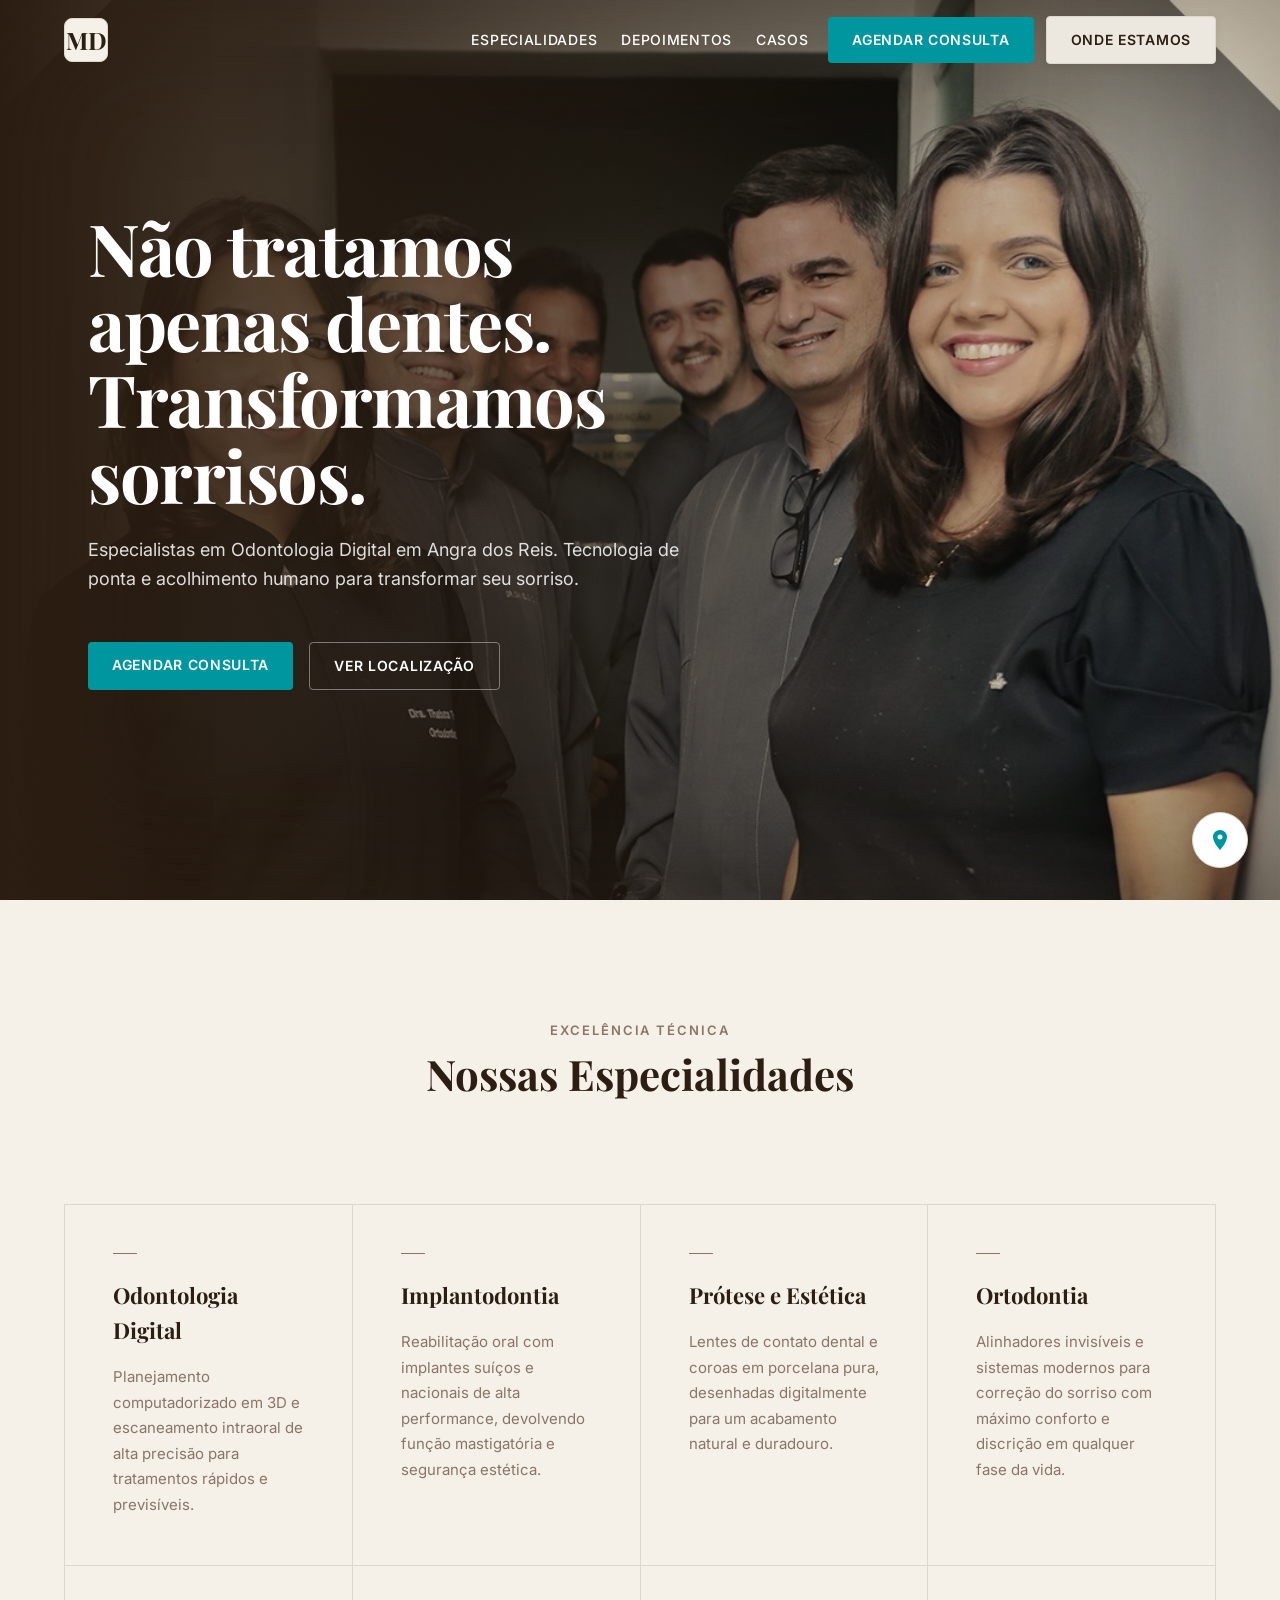
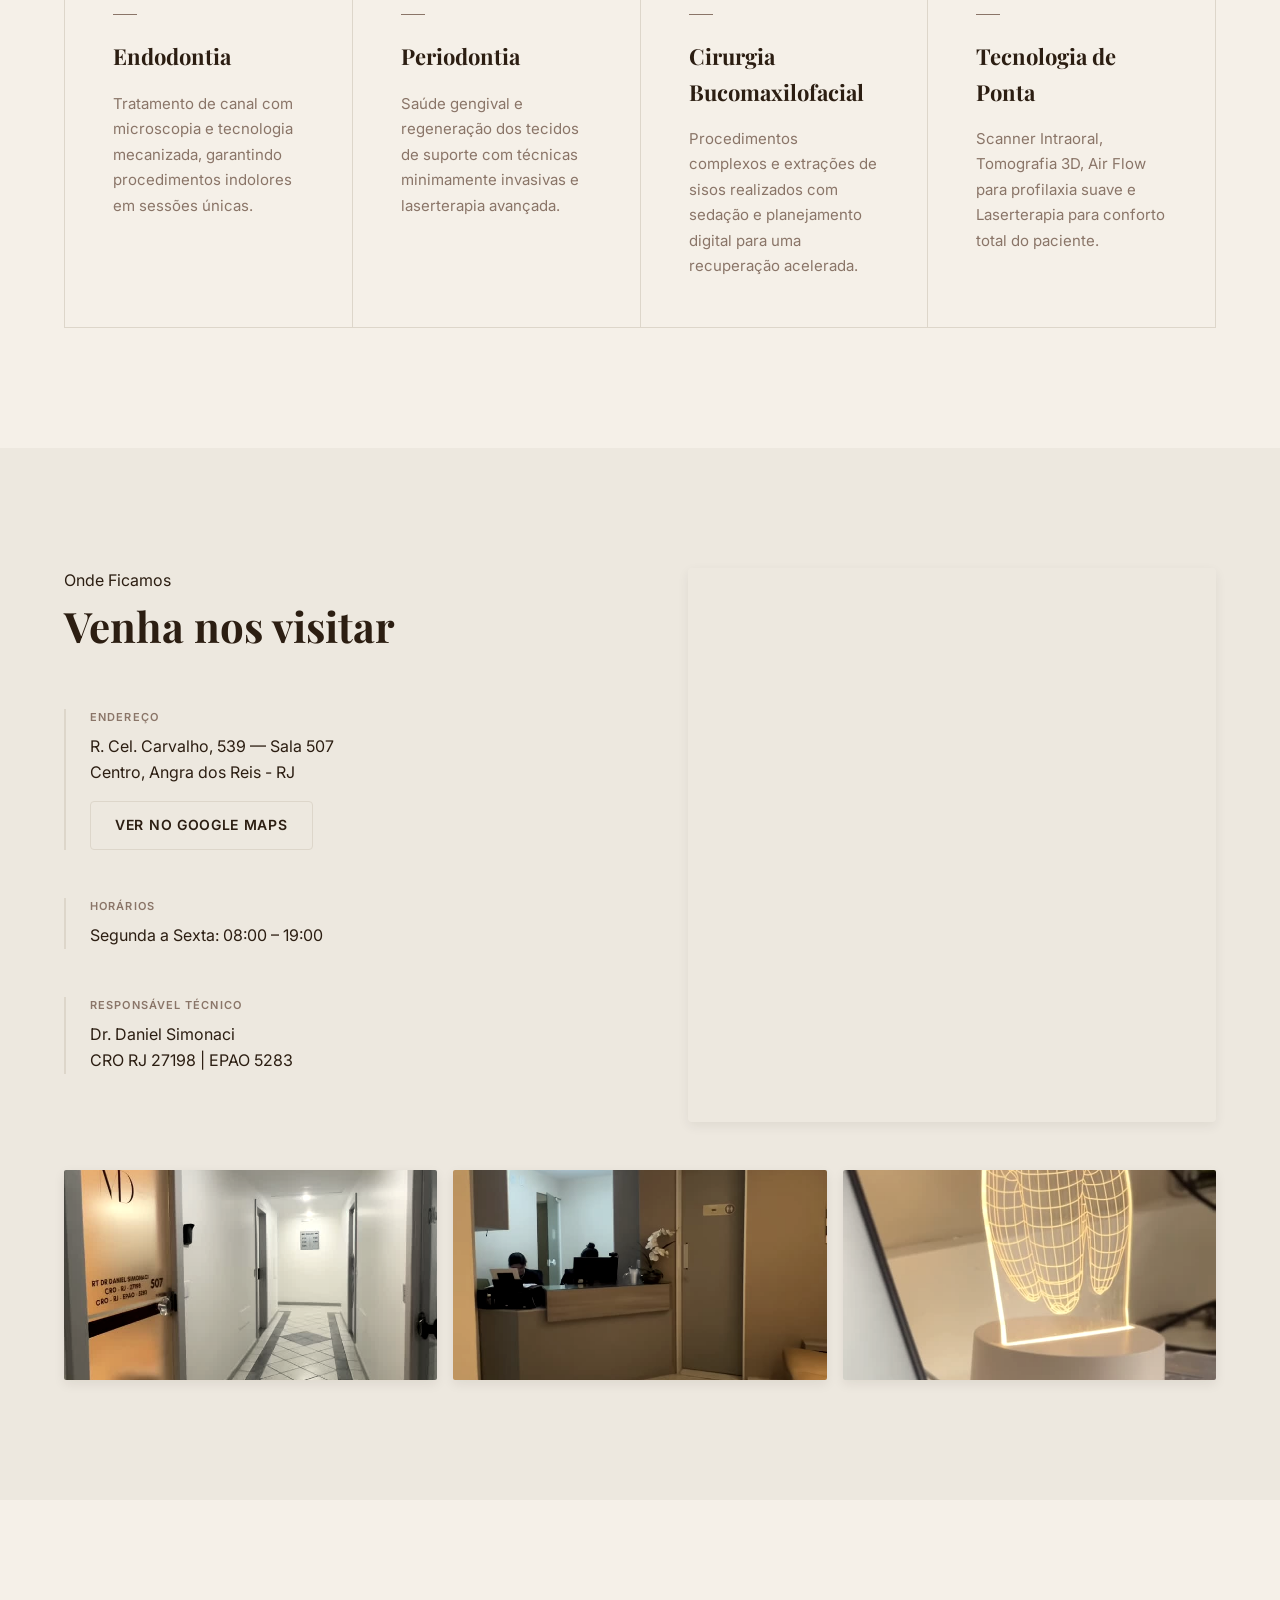
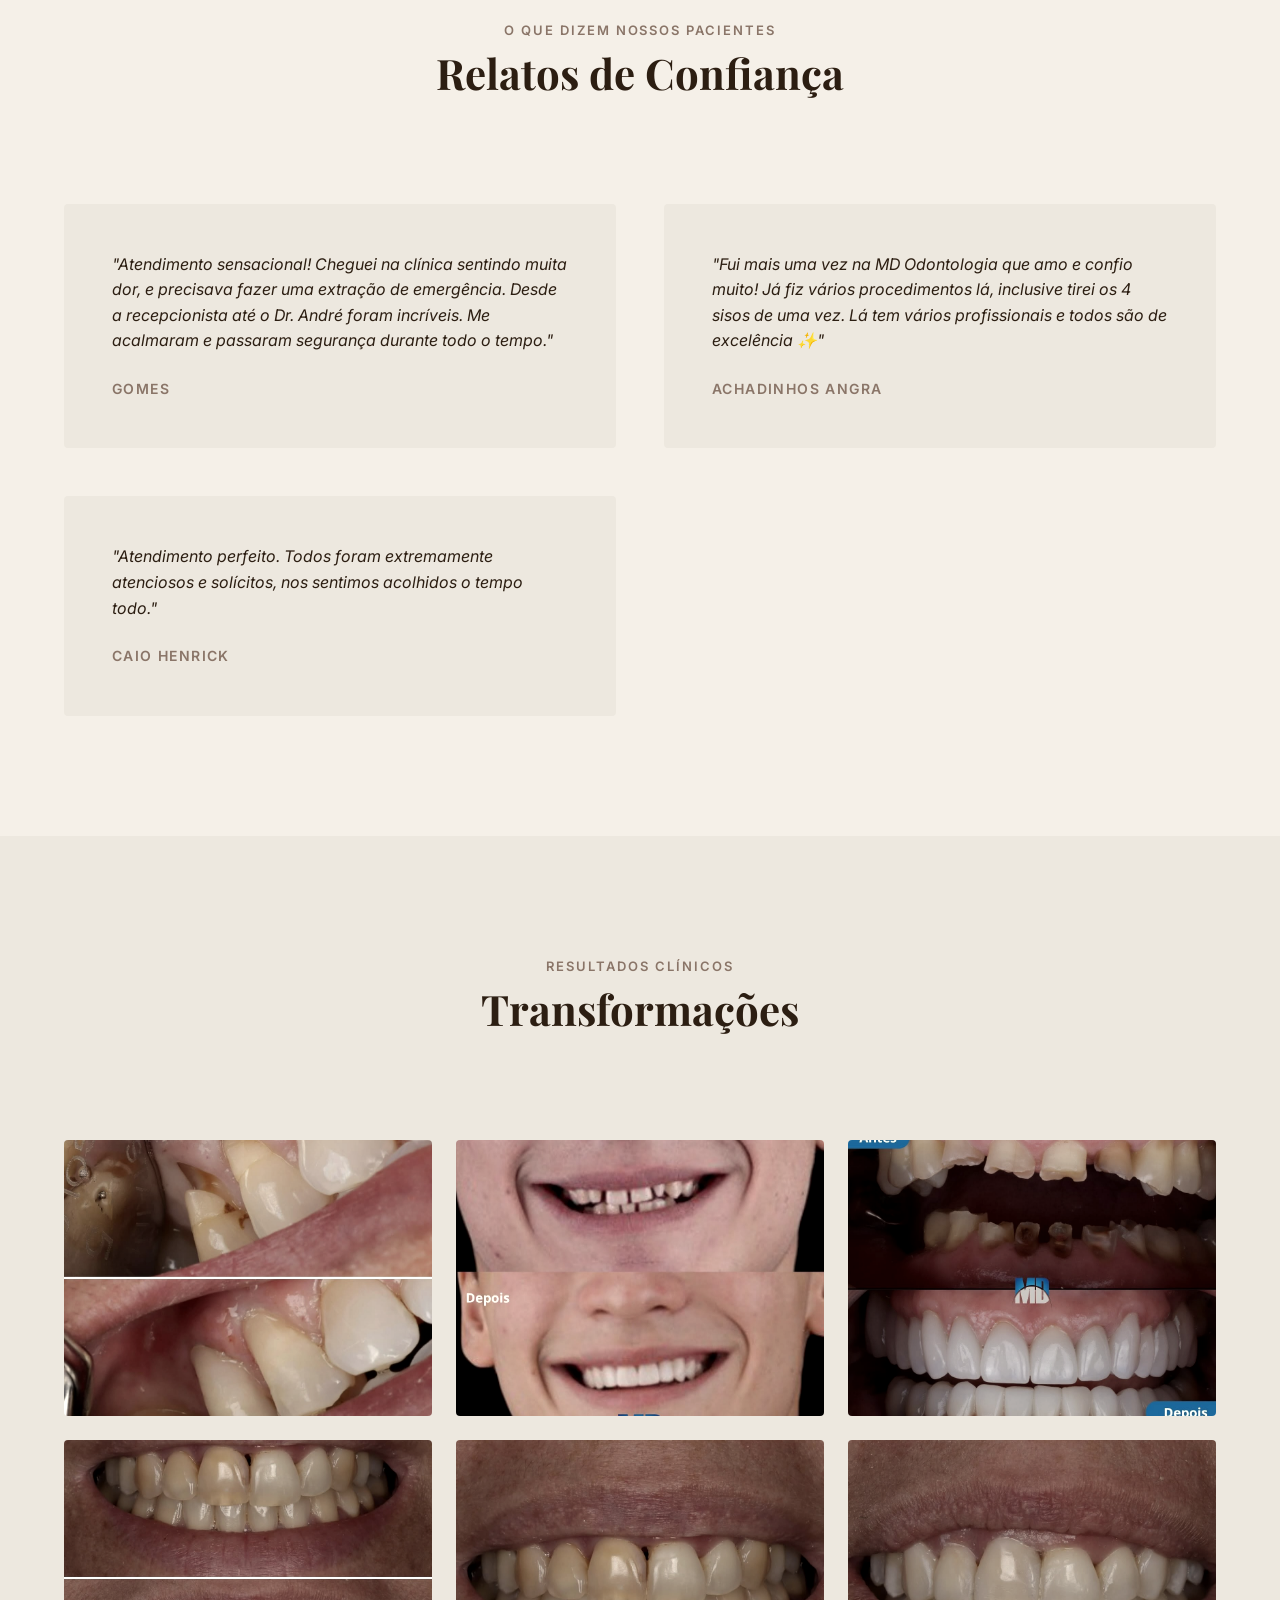
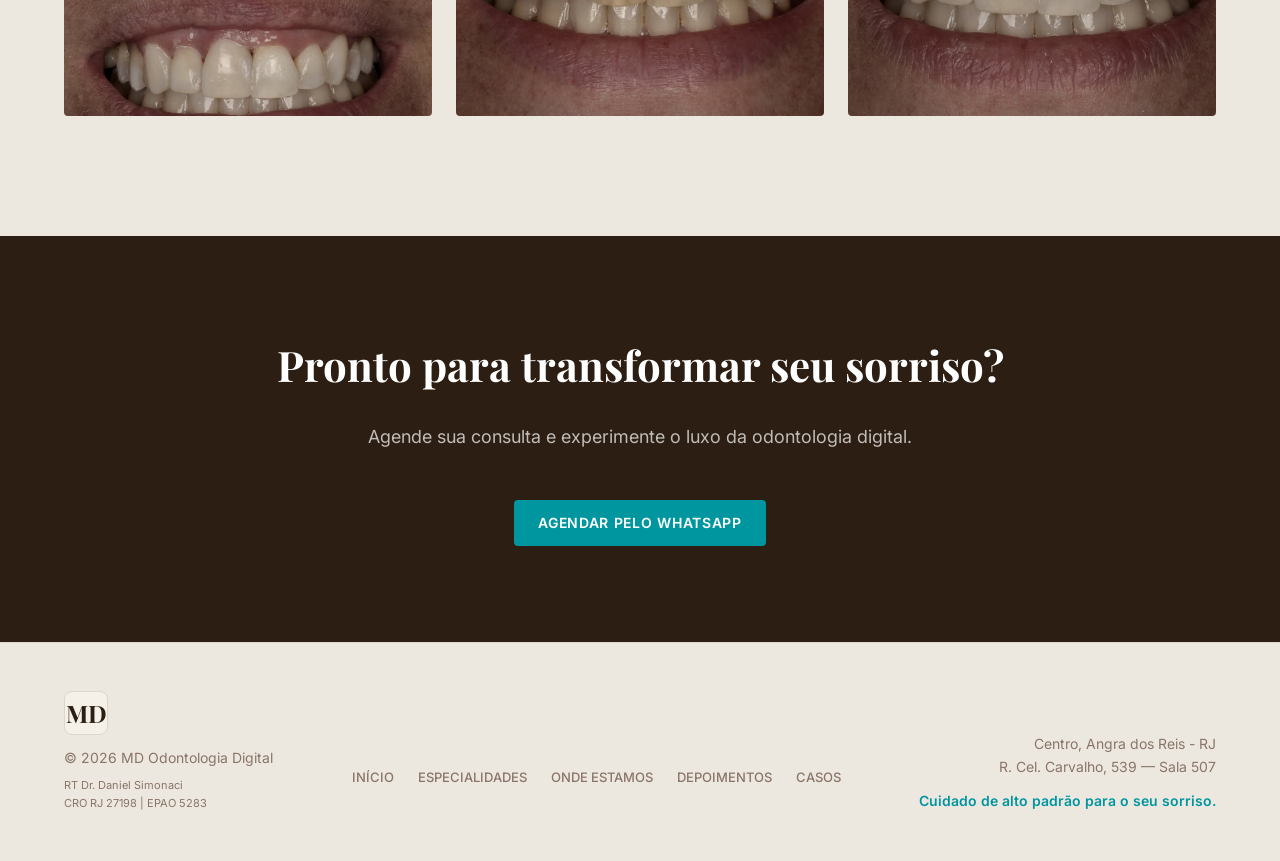
<file: projects/md-odontologia-digital/index.html>
<!DOCTYPE html>
<html lang="pt-BR">
<head>
    <meta charset="UTF-8">
    <meta name="viewport" content="width=device-width, initial-scale=1.0">
    <title>MD Odontologia Digital — Angra dos Reis</title>
    <meta name="description" content="Especialistas em Odontologia Digital em Angra dos Reis. Implantes, Próteses, Estética e mais. Cuidado de alto padrão para o seu sorriso.">
    
    <!-- Open Graph / Social Media -->
    <meta property="og:type" content="website">
    <meta property="og:url" content="https://mdodontologiadigital.com.br/">
    <meta property="og:title" content="MD Odontologia Digital — Angra dos Reis">
    <meta property="og:description" content="Especialistas em Odontologia Digital. Tecnologia de ponta e acolhimento humano em Angra dos Reis.">
    <meta property="og:image" content="https://mdodontologiadigital.com.br/assets/equipe.jpg">

    <!-- Favicon -->
    <link rel="icon" type="image/png" href="assets/md-odontologia-logo.png">
    
    <!-- Google Fonts -->
    <link rel="preconnect" href="https://fonts.googleapis.com">
    <link rel="preconnect" href="https://fonts.gstatic.com" crossorigin>
    <link href="https://fonts.googleapis.com/css2?family=Inter:wght@400;500;600&family=Playfair+Display:wght@700&display=swap" rel="stylesheet">
    
    <!-- SEO / Schema.org -->
    <script type="application/ld+json">
    {
      "@context": "https://schema.org",
      "@type": "Dentist",
      "name": "MD Odontologia Digital",
      "image": "https://mdodontologiadigital.com.br/assets/equipe.jpg",
      "@id": "https://mdodontologiadigital.com.br",
      "url": "https://mdodontologiadigital.com.br",
      "telephone": "+5524999960640",
      "address": {
        "@type": "PostalAddress",
        "streetAddress": "R. Cel. Carvalho, 539 - Sala 507",
        "addressLocality": "Angra dos Reis",
        "addressRegion": "RJ",
        "postalCode": "23900-315",
        "addressCountry": "BR"
      },
      "geo": {
        "@type": "GeoCoordinates",
        "latitude": -23.0079158,
        "longitude": -44.3203566
      },
      "openingHoursSpecification": {
        "@type": "OpeningHoursSpecification",
        "dayOfWeek": [
          "Monday",
          "Tuesday",
          "Wednesday",
          "Thursday",
          "Friday"
        ],
        "opens": "08:00",
        "closes": "19:00"
      },
      "sameAs": [
        "https://www.instagram.com/mdodontologiadigital/"
      ]
    }
    </script>
    
    <style>
        :root {
            --warm-cream: #F5F0E8;
            --deep-espresso: #2C1E12;
            --warm-sand: #EDE8DF;
            --warm-stone: #8A7568;
            --clinical-teal: #0096A0;
            --warm-divider: #DDD6CA;
            
            --space-md: 24px;
            --space-lg: 48px;
            --space-xl: 96px;
            --space-2xl: 120px;
            
            --max-width: 1200px;
            --header-height: 80px;
        }

        /* Reset & Base */
        * { margin: 0; padding: 0; box-sizing: border-box; }
        body {
            font-family: 'Inter', sans-serif;
            background-color: var(--warm-cream);
            color: var(--deep-espresso);
            line-height: 1.6;
            -webkit-font-smoothing: antialiased;
        }
        h1, h2, h3 { font-family: 'Playfair Display', serif; font-weight: 700; }
        a { text-decoration: none; color: inherit; transition: 0.3s ease; }
        ul { list-style: none; }
        img { max-width: 100%; height: auto; display: block; }

        .container {
            width: 100%;
            max-width: var(--max-width);
            margin: 0 auto;
            padding: 0 var(--space-md);
        }

        /* Navigation */
        nav {
            position: fixed;
            top: 0; left: 0; right: 0;
            height: var(--header-height);
            z-index: 1000;
            display: flex;
            align-items: center;
            transition: all 0.3s ease;
        }
        nav.nav-scrolled {
            background-color: rgba(245, 240, 232, 0.85);
            backdrop-filter: blur(12px) saturate(1.4);
            -webkit-backdrop-filter: blur(12px) saturate(1.4);
            box-shadow: 0 1px 0 rgba(44, 30, 18, 0.05);
        }
        .nav-inner {
            display: grid;
            grid-template-columns: 1fr auto 1fr;
            align-items: center;
            width: 100%;
        }
        .logo {
            font-family: 'Playfair Display', serif;
            font-size: 24px;
            font-weight: 700;
            background: var(--warm-cream); /* Updated to match brand background */
            border: 1px solid var(--warm-divider);
            width: 44px;
            height: 44px;
            display: flex;
            align-items: center;
            justify-content: center;
            border-radius: 8px;
        }
        .nav-links { display: none; gap: var(--space-md); }
        .nav-links a { 
            font-size: 14px; 
            font-weight: 500; 
            text-transform: uppercase; 
            letter-spacing: 0.05em; 
            color: white; /* Visibility on dark hero */
        }
        nav.nav-scrolled .nav-links a { color: var(--deep-espresso); }
        .nav-links a:hover { color: var(--clinical-teal); }
        
        .btn-cta {
            background-color: var(--clinical-teal);
            color: white;
            padding: 12px 24px;
            border-radius: 4px;
            font-weight: 600;
            font-size: 14px;
            text-transform: uppercase;
            letter-spacing: 0.05em;
            display: inline-block;
            white-space: nowrap;
        }
        .btn-cta:hover { transform: translateY(-2px); box-shadow: 0 4px 12px rgba(0, 150, 160, 0.2); }

        .btn-location-header {
            background-color: var(--warm-sand);
            color: var(--deep-espresso);
            padding: 12px 24px;
            border-radius: 4px;
            font-weight: 600;
            font-size: 14px;
            text-transform: uppercase;
            letter-spacing: 0.05em;
            border: 1px solid var(--warm-divider);
            display: inline-block;
            box-shadow: 0 2px 10px rgba(44, 30, 18, 0.08);
            white-space: nowrap;
        }
        .btn-location-header:hover {
            background-color: var(--warm-cream);
            border-color: var(--deep-espresso);
            transform: translateY(-2px);
            box-shadow: 0 4px 15px rgba(44, 30, 18, 0.12);
        }

        .btn-secondary {
            background-color: transparent;
            color: white;
            padding: 12px 24px;
            border-radius: 4px;
            font-weight: 600;
            font-size: 14px;
            text-transform: uppercase;
            letter-spacing: 0.05em;
            border: 1px solid rgba(255, 255, 255, 0.4);
            display: inline-block;
        }
        .btn-secondary:hover { 
            background-color: rgba(255, 255, 255, 0.1); 
            border-color: white;
            transform: translateY(-2px); 
        }

        .btn-outline-dark {
            background-color: transparent;
            color: var(--deep-espresso);
            padding: 12px 24px;
            border-radius: 4px;
            font-weight: 600;
            font-size: 14px;
            text-transform: uppercase;
            letter-spacing: 0.05em;
            border: 1px solid var(--warm-divider);
            display: inline-block;
        }
        .btn-outline-dark:hover {
            background-color: var(--warm-sand);
            border-color: var(--deep-espresso);
            transform: translateY(-2px);
        }

        .hero-actions {
            display: flex;
            gap: 16px;
            flex-wrap: wrap;
        }

        /* Floating Location Button */
        .btn-floating-location {
            position: fixed;
            bottom: 32px;
            right: 32px;
            z-index: 999;
            background-color: white;
            color: var(--deep-espresso);
            width: 56px;
            height: 56px;
            border-radius: 50%;
            display: flex;
            align-items: center;
            justify-content: center;
            box-shadow: 0 4px 16px rgba(44, 30, 18, 0.15);
            transition: all 0.3s ease;
            border: 1px solid var(--warm-divider);
        }
        .btn-floating-location:hover {
            transform: scale(1.1);
            box-shadow: 0 6px 20px rgba(44, 30, 18, 0.2);
        }
        .btn-floating-location svg { width: 24px; height: 24px; fill: var(--clinical-teal); }

        @media (max-width: 768px) {
            .nav-inner {
                display: flex;
                justify-content: space-between;
                gap: 12px;
            }
            .btn-floating-location { bottom: 24px; right: 24px; width: 48px; height: 48px; }
            .hero-actions { justify-content: center; }
        }

        .nav-actions {
            display: flex;
            gap: 12px;
            align-items: center;
            justify-self: end;
        }

        @media (max-width: 480px) {
            .nav-actions { gap: 6px; }
            .nav-actions .btn-cta, 
            .nav-actions .btn-location-header {
                padding: 10px 14px;
                font-size: 11px;
            }
            .logo { width: 40px; height: 40px; font-size: 20px; }
        }

        /* Hero Section */
        .hero {
            height: 100vh;
            min-height: 600px;
            position: relative;
            display: flex;
            align-items: center;
            overflow: hidden;
            background-color: var(--deep-espresso);
        }
        .hero-video, .hero-poster {
            position: absolute;
            top: 0; left: 0;
            width: 100%; height: 100%;
            object-fit: cover;
            z-index: 0;
            filter: saturate(0.8) contrast(1.1) sepia(0.15); /* Editorial filter */
        }
        .hero-poster { object-position: top; }
        .hero-video { object-position: center; }
        .hero::before {
            content: '';
            position: absolute;
            inset: 0;
            background: linear-gradient(to right, var(--deep-espresso) 0%, rgba(44, 30, 18, 0.7) 30%, transparent 100%);
            z-index: 1;
        }
        .hero::after {
            content: '';
            position: absolute;
            inset: 0;
            box-shadow: inset 0 0 150px rgba(44, 30, 18, 0.5); /* Vinheta */
            z-index: 2;
        }
        .hero-content {
            position: relative;
            z-index: 10;
            color: white;
            max-width: 650px;
        }
        .hero h1 {
            font-size: clamp(44px, 8vw, 72px);
            line-height: 1.05;
            margin-bottom: var(--space-md);
            letter-spacing: -0.02em;
        }
        .hero p {
            font-size: 18px;
            margin-bottom: var(--space-lg);
            color: rgba(255, 255, 255, 0.85);
            font-weight: 400;
        }

        /* Reveal Animation Classes */
        @media (prefers-reduced-motion: no-preference) {
            .reveal-item {
                opacity: 0;
                transform: translateY(28px);
                transition: opacity 0.8s cubic-bezier(0.22, 1, 0.36, 1), transform 0.8s cubic-bezier(0.22, 1, 0.36, 1);
            }
            .reveal-item.reveal-visible {
                opacity: 1;
                transform: translateY(0);
            }
        }

        /* Specialties Section */
        .section { padding: var(--space-2xl) 0; }
        .section-header { margin-bottom: var(--space-xl); text-align: center; }
        .section-header h2 { font-size: 42px; margin-bottom: 12px; }
        .section-header .subtitle { color: var(--warm-stone); text-transform: uppercase; font-size: 13px; letter-spacing: 0.15em; font-weight: 600; }

        .grid-specialties {
            display: grid;
            grid-template-columns: repeat(auto-fit, minmax(280px, 1fr));
            gap: 1px; /* Gap simulated by background for thin dividers */
            background-color: var(--warm-divider);
            border: 1px solid var(--warm-divider);
        }
        .specialty-card {
            background-color: var(--warm-cream);
            padding: var(--space-lg);
            transition: all 0.4s ease;
            display: flex;
            flex-direction: column;
            justify-content: flex-start;
        }
        .specialty-card:hover { 
            background-color: var(--warm-sand);
            box-shadow: inset 0 0 0 1px var(--deep-espresso);
            z-index: 5;
        }
        .specialty-card h3 { font-size: 22px; margin-bottom: 16px; color: var(--deep-espresso); }
        .specialty-card p { font-size: 15px; color: var(--warm-stone); line-height: 1.7; }
        
        .specialty-card::before {
            content: '';
            width: 24px;
            height: 1px;
            background-color: var(--warm-stone);
            margin-bottom: 24px;
            display: block;
        }

        /* Location & Space */
        .location-grid {
            display: grid;
            grid-template-columns: 1fr;
            gap: var(--space-xl);
            align-items: center;
        }
        @media (min-width: 1024px) {
            .location-grid { grid-template-columns: 1fr 1fr; }
        }
        .location-info h2 { font-size: 42px; margin-bottom: var(--space-lg); }
        .info-item { margin-bottom: var(--space-lg); border-left: 2px solid var(--warm-divider); padding-left: var(--space-md); }
        .info-label { font-weight: 600; text-transform: uppercase; font-size: 11px; color: var(--warm-stone); margin-bottom: 8px; letter-spacing: 0.1em; }
        .info-content { font-size: 16px; color: var(--deep-espresso); }
        
        .gallery-space {
            display: grid;
            grid-template-columns: repeat(auto-fit, minmax(200px, 1fr));
            gap: 16px;
            margin-top: var(--space-lg);
        }
        .gallery-item { border-radius: 2px; overflow: hidden; box-shadow: 0 4px 12px rgba(44, 30, 18, 0.08); aspect-ratio: 16/9; }
        .gallery-item img { 
            width: 100%; height: 100%; object-fit: cover; transition: transform 0.6s ease; 
            filter: saturate(0.8) contrast(1.1) sepia(0.15); /* Editorial filter */
        }
        .gallery-item:hover img { transform: scale(1.05); }

        .map-container {
            width: 100%;
            height: 100%;
            min-height: 350px;
            border-radius: 4px;
            overflow: hidden;
            box-shadow: 0 4px 12px rgba(44, 30, 18, 0.07);
            filter: grayscale(0.4) contrast(1.1);
            transition: filter 0.3s ease;
        }
        .map-container:hover { filter: grayscale(0); }
        .map-container iframe { width: 100%; height: 100%; border: 0; display: block; }

        /* Testimonials */
        .grid-testimonials {
            display: grid;
            grid-template-columns: 1fr;
            gap: var(--space-lg);
        }
        @media (min-width: 768px) {
            .grid-testimonials { grid-template-columns: 1fr 1fr; }
        }
        .testimonial-card {
            background-color: var(--warm-sand);
            padding: var(--space-lg);
            border-radius: 4px;
        }
        .testimonial-content { font-style: italic; font-size: 16px; margin-bottom: 24px; color: var(--deep-espresso); }
        .testimonial-author { font-weight: 600; font-size: 14px; color: var(--warm-stone); text-transform: uppercase; letter-spacing: 0.1em; }

        /* Before & After Cases */
        .grid-cases {
            display: grid;
            grid-template-columns: repeat(auto-fit, minmax(300px, 1fr));
            gap: 24px;
        }
        .case-card { overflow: hidden; border-radius: 4px; aspect-ratio: 4/3; }
        .case-card img { 
            width: 100%; height: 100%; object-fit: cover; transition: transform 0.6s ease; 
            filter: saturate(0.8) contrast(1.1) sepia(0.15); /* Editorial filter */
        }
        .case-card:hover img { transform: scale(1.03); }

        /* Final CTA */
        .cta-final {
            background-color: var(--deep-espresso);
            color: white;
            padding: var(--space-xl) 0;
            text-align: center;
        }
        .cta-final h2 { font-size: 42px; margin-bottom: var(--space-md); }
        .cta-final p { font-size: 18px; margin-bottom: var(--space-lg); color: rgba(255, 255, 255, 0.7); }

        /* Footer */
        footer {
            background-color: var(--warm-sand);
            padding: var(--space-lg) 0;
            border-top: 1px solid var(--warm-divider);
            font-size: 14px;
            color: var(--warm-stone);
        }
        .footer-inner {
            display: flex;
            flex-direction: column;
            gap: var(--space-lg);
        }
        @media (min-width: 768px) {
            .footer-inner { flex-direction: row; justify-content: space-between; align-items: flex-end; }
        }
        .footer-brand .logo { margin-bottom: 12px; color: var(--deep-espresso); }
        .footer-legal { text-align: right; }

        /* Mobile Adjustments */
        @media (min-width: 768px) {
            .nav-links { display: flex; }
            .hero-content { padding-left: var(--space-md); }
        }
    </style>
</head>
<body>

    <nav id="main-nav">
        <div class="container nav-inner">
            <a href="#hero" class="logo">MD</a>
            <ul class="nav-links">
                <li><a href="#especialidades">Especialidades</a></li>
                <li><a href="#depoimentos">Depoimentos</a></li>
                <li><a href="#casos">Casos</a></li>
            </ul>
            <div class="nav-actions">
                <a href="https://wa.me/5524999960640" class="btn-cta">Agendar Consulta</a>
                <a href="#localizacao" class="btn-location-header">Onde Estamos</a>
            </div>
        </div>
    </nav>

    <section id="hero" class="hero">
        <img src="assets/equipe.jpg" class="hero-poster" alt="Equipe MD Odontologia Digital">
        <video autoplay muted loop playsinline class="hero-video">
            <source src="assets/md-odontologia-preview.mp4" type="video/mp4">
        </video>
        <div class="container">
            <div class="hero-content reveal-item" data-reveal>
                <h1>Não tratamos apenas dentes. Transformamos sorrisos.</h1>
                <p>Especialistas em Odontologia Digital em Angra dos Reis. Tecnologia de ponta e acolhimento humano para transformar seu sorriso.</p>
                <div class="hero-actions">
                    <a href="https://wa.me/5524999960640" class="btn-cta">Agendar Consulta</a>
                    <a href="#localizacao" class="btn-secondary">Ver Localização</a>
                </div>
            </div>
        </div>
    </section>

    <section id="especialidades" class="section">
        <div class="container">
            <div class="section-header reveal-item" data-reveal>
                <p class="subtitle">Excelência Técnica</p>
                <h2>Nossas Especialidades</h2>
            </div>
            
            <div class="grid-specialties" data-reveal>
                <div class="specialty-card">
                    <h3>Odontologia Digital</h3>
                    <p>Planejamento computadorizado em 3D e escaneamento intraoral de alta precisão para tratamentos rápidos e previsíveis.</p>
                </div>
                <div class="specialty-card">
                    <h3>Implantodontia</h3>
                    <p>Reabilitação oral com implantes suíços e nacionais de alta performance, devolvendo função mastigatória e segurança estética.</p>
                </div>
                <div class="specialty-card">
                    <h3>Prótese e Estética</h3>
                    <p>Lentes de contato dental e coroas em porcelana pura, desenhadas digitalmente para um acabamento natural e duradouro.</p>
                </div>
                <div class="specialty-card">
                    <h3>Ortodontia</h3>
                    <p>Alinhadores invisíveis e sistemas modernos para correção do sorriso com máximo conforto e discrição em qualquer fase da vida.</p>
                </div>
                <div class="specialty-card">
                    <h3>Endodontia</h3>
                    <p>Tratamento de canal com microscopia e tecnologia mecanizada, garantindo procedimentos indolores em sessões únicas.</p>
                </div>
                <div class="specialty-card">
                    <h3>Periodontia</h3>
                    <p>Saúde gengival e regeneração dos tecidos de suporte com técnicas minimamente invasivas e laserterapia avançada.</p>
                </div>
                <div class="specialty-card">
                    <h3>Cirurgia Bucomaxilofacial</h3>
                    <p>Procedimentos complexos e extrações de sisos realizados com sedação e planejamento digital para uma recuperação acelerada.</p>
                </div>
                <div class="specialty-card">
                    <h3>Tecnologia de Ponta</h3>
                    <p>Scanner Intraoral, Tomografia 3D, Air Flow para profilaxia suave e Laserterapia para conforto total do paciente.</p>
                </div>
            </div>
        </div>
    </section>

    <section id="localizacao" class="section" style="background-color: var(--warm-sand);">
        <div class="container">
            <div class="location-grid">
                <div class="location-info reveal-item" data-reveal>
                    <p class="subtitle">Onde Ficamos</p>
                    <h2>Venha nos visitar</h2>
                    
                    <div class="info-item">
                        <p class="info-label">Endereço</p>
                        <p>R. Cel. Carvalho, 539 — Sala 507<br>Centro, Angra dos Reis - RJ</p>
                        <a href="https://www.google.com/maps/place/MD+Odontologia+Especializada/@-23.0079158,-44.3203566,17z/data=!3m1!4b1!4m6!3m5!1s0x9c4f64a57e8283:0xdf907feb85636cb6!8m2!3d-23.0079158!4d-44.3203566!16s%2Fg%2F11q8jpsqmd" target="_blank" class="btn-outline-dark" style="margin-top: 16px;">Ver no Google Maps</a>
                    </div>
                    
                    <div class="info-item">
                        <p class="info-label">Horários</p>
                        <p>Segunda a Sexta: 08:00 – 19:00</p>
                    </div>

                    <div class="info-item">
                        <p class="info-label">Responsável Técnico</p>
                        <p>Dr. Daniel Simonaci<br>CRO RJ 27198 | EPAO 5283</p>
                    </div>
                </div>
                
                <div class="map-container reveal-item" data-reveal>
                    <iframe src="https://www.google.com/maps/embed?pb=!1m18!1m12!1m3!1d3671.353386026888!2d-44.32254522402636!3d-23.00714994231853!2m3!1f0!2f0!3f0!3m2!1i1024!2i768!4f13.1!3m3!1m2!1s0x9c4f64a57e8283%3A0xdf907feb85636cb6!2sMD%20Odontologia%20Especializada!5e0!3m2!1spt-BR!2sbr!4v1715638000000!5m2!1spt-BR!2sbr" allowfullscreen="" loading="lazy" referrerpolicy="no-referrer-when-downgrade"></iframe>
                </div>
            </div>
            
            <div class="gallery-space" data-reveal>
                <div class="gallery-item"><img src="assets/frame-entrada-clinica-01.jpg" alt="Fachada e entrada da Clínica MD Odontologia Digital" loading="lazy"></div>
                <div class="gallery-item"><img src="assets/frame-entrada-clinica-04.jpg" alt="Recepção acolhedora e elegante" loading="lazy"></div>
                <div class="gallery-item"><img src="assets/frame-entrada-clinica-02.jpg" alt="Detalhes do ambiente clínico moderno" loading="lazy"></div>
            </div>
        </div>
    </section>

    <section id="depoimentos" class="section">
        <div class="container">
            <div class="section-header reveal-item" data-reveal>
                <p class="subtitle">O que dizem nossos pacientes</p>
                <h2>Relatos de Confiança</h2>
            </div>
            
            <div class="grid-testimonials" data-reveal>
                <div class="testimonial-card">
                    <p class="testimonial-content">"Atendimento sensacional! Cheguei na clínica sentindo muita dor, e precisava fazer uma extração de emergência. Desde a recepcionista até o Dr. André foram incríveis. Me acalmaram e passaram segurança durante todo o tempo."</p>
                    <p class="testimonial-author">Gomes</p>
                </div>
                <div class="testimonial-card">
                    <p class="testimonial-content">"Fui mais uma vez na MD Odontologia que amo e confio muito! Já fiz vários procedimentos lá, inclusive tirei os 4 sisos de uma vez. Lá tem vários profissionais e todos são de excelência ✨"</p>
                    <p class="testimonial-author">Achadinhos Angra</p>
                </div>
                <div class="testimonial-card">
                    <p class="testimonial-content">"Atendimento perfeito. Todos foram extremamente atenciosos e solícitos, nos sentimos acolhidos o tempo todo."</p>
                    <p class="testimonial-author">Caio Henrick</p>
                </div>
            </div>
        </div>
    </section>

    <section id="casos" class="section" style="background-color: var(--warm-sand);">
        <div class="container">
            <div class="section-header reveal-item" data-reveal>
                <p class="subtitle">Resultados Clínicos</p>
                <h2>Transformações</h2>
            </div>
            
            <div class="grid-cases" data-reveal>
                <div class="case-card"><img src="assets/before-after-07.jpg" alt="Transformação estética com lentes de contato dental" loading="lazy"></div>
                <div class="case-card"><img src="assets/before-after-02.jpg" alt="Reabilitação oral completa com implantes e próteses" loading="lazy"></div>
                <div class="case-card"><img src="assets/before-after-03.jpg" alt="Aumento de coroa e facetas em porcelana" loading="lazy"></div>
                <div class="case-card"><img src="assets/before-after-04.jpg" alt="Correção de sorriso gengival e alinhamento" loading="lazy"></div>
                <div class="case-card"><img src="assets/before-after-05.jpg" alt="Tratamento ortodôntico de alta complexidade finalizado" loading="lazy"></div>
                <div class="case-card"><img src="assets/before-after-06.jpg" alt="Restauração de estética e função mastigatória" loading="lazy"></div>
            </div>
        </div>
    </section>

    <section class="cta-final">
        <div class="container">
            <div class="reveal-item" data-reveal>
                <h2>Pronto para transformar seu sorriso?</h2>
                <p>Agende sua consulta e experimente o luxo da odontologia digital.</p>
                <a href="https://wa.me/5524999960640" class="btn-cta">Agendar pelo WhatsApp</a>
            </div>
        </div>
    </section>

    <footer>
        <div class="container footer-inner">
            <div class="footer-brand">
                <a href="#hero" class="logo">MD</a>
                <p>© 2026 MD Odontologia Digital</p>
                <p style="font-size: 11px; margin-top: 8px; color: var(--warm-stone);">
                    RT Dr. Daniel Simonaci<br>
                    CRO RJ 27198 | EPAO 5283
                </p>
            </div>
            <div class="footer-nav">
                <ul style="display: flex; gap: 24px; margin-bottom: 24px; flex-wrap: wrap;">
                    <li><a href="#hero" style="font-size: 13px; text-transform: uppercase; font-weight: 500;">Início</a></li>
                    <li><a href="#especialidades" style="font-size: 13px; text-transform: uppercase; font-weight: 500;">Especialidades</a></li>
                    <li><a href="#localizacao" style="font-size: 13px; text-transform: uppercase; font-weight: 500;">Onde Estamos</a></li>
                    <li><a href="#depoimentos" style="font-size: 13px; text-transform: uppercase; font-weight: 500;">Depoimentos</a></li>
                    <li><a href="#casos" style="font-size: 13px; text-transform: uppercase; font-weight: 500;">Casos</a></li>
                </ul>
            </div>
            <div class="footer-legal">
                <p>Centro, Angra dos Reis - RJ</p>
                <p>R. Cel. Carvalho, 539 — Sala 507</p>
                <p style="margin-top: 12px; color: var(--clinical-teal); font-weight: 600;">Cuidado de alto padrão para o seu sorriso.</p>
            </div>
        </div>
    </footer>

    <script>
        // Nav Blur on Scroll
        const nav = document.getElementById('main-nav');
        window.addEventListener('scroll', () => {
            nav.classList.toggle('nav-scrolled', window.scrollY > 24);
        }, { passive: true });

        // Scroll Reveal Stagger
        (function () {
            const prefersReduced = window.matchMedia('(prefers-reduced-motion: reduce)').matches;
            const DEFAULT_DELAY = 100;
            const DEFAULT_THRESHOLD = 0.15;

            function setup() {
                const containers = document.querySelectorAll('[data-reveal]');

                containers.forEach((container) => {
                    const delay = parseInt(container.dataset.revealDelay, 10) || DEFAULT_DELAY;
                    const threshold = parseFloat(container.dataset.revealThreshold) || DEFAULT_THRESHOLD;
                    const children = container.children;
                    const isGrid = children.length > 1 && (
                        container.classList.contains('grid-specialties') || 
                        container.classList.contains('gallery-space') ||
                        container.classList.contains('grid-testimonials') ||
                        container.classList.contains('grid-cases')
                    );

                    if (prefersReduced) {
                        container.classList.add('reveal-visible');
                        Array.from(children).forEach((c) => c.classList.add('reveal-visible'));
                        return;
                    }

                    if (isGrid) {
                        Array.from(children).forEach((child, i) => {
                            child.classList.add('reveal-item');
                            child.style.transitionDelay = `${i * delay}ms`;
                        });
                    } else {
                        container.classList.add('reveal-item');
                    }

                    const observer = new IntersectionObserver(
                        (entries) => {
                            entries.forEach((entry) => {
                                if (entry.isIntersecting) {
                                    if (isGrid) {
                                        Array.from(children).forEach((c) => c.classList.add('reveal-visible'));
                                    } else {
                                        container.classList.add('reveal-visible');
                                    }
                                    observer.unobserve(entry.target);
                                }
                            });
                        },
                        { threshold }
                    );

                    observer.observe(container);
                });
            }

            if (document.readyState === 'loading') {
                document.addEventListener('DOMContentLoaded', setup);
            } else {
                setup();
            }
        })();
    </script>

    <!-- Floating Location Button -->
    <a href="https://www.google.com/maps/place/MD+Odontologia+Especializada/@-23.0079158,-44.3203566,17z/data=!3m1!4b1!4m6!3m5!1s0x9c4f64a57e8283:0xdf907feb85636cb6!8m2!3d-23.0079158!4d-44.3203566!16s%2Fg%2F11q8jpsqmd" target="_blank" class="btn-floating-location" aria-label="Ver localização no Google Maps">
        <svg viewBox="0 0 24 24"><path d="M12 2C8.13 2 5 5.13 5 9c0 5.25 7 13 7 13s7-7.75 7-13c0-3.87-3.13-7-7-7zm0 9.5c-1.38 0-2.5-1.12-2.5-2.5s1.12-2.5 2.5-2.5 2.5 1.12 2.5 2.5-1.12 2.5-2.5 2.5z"/></svg>
    </a>
</body>
</html>
</file>
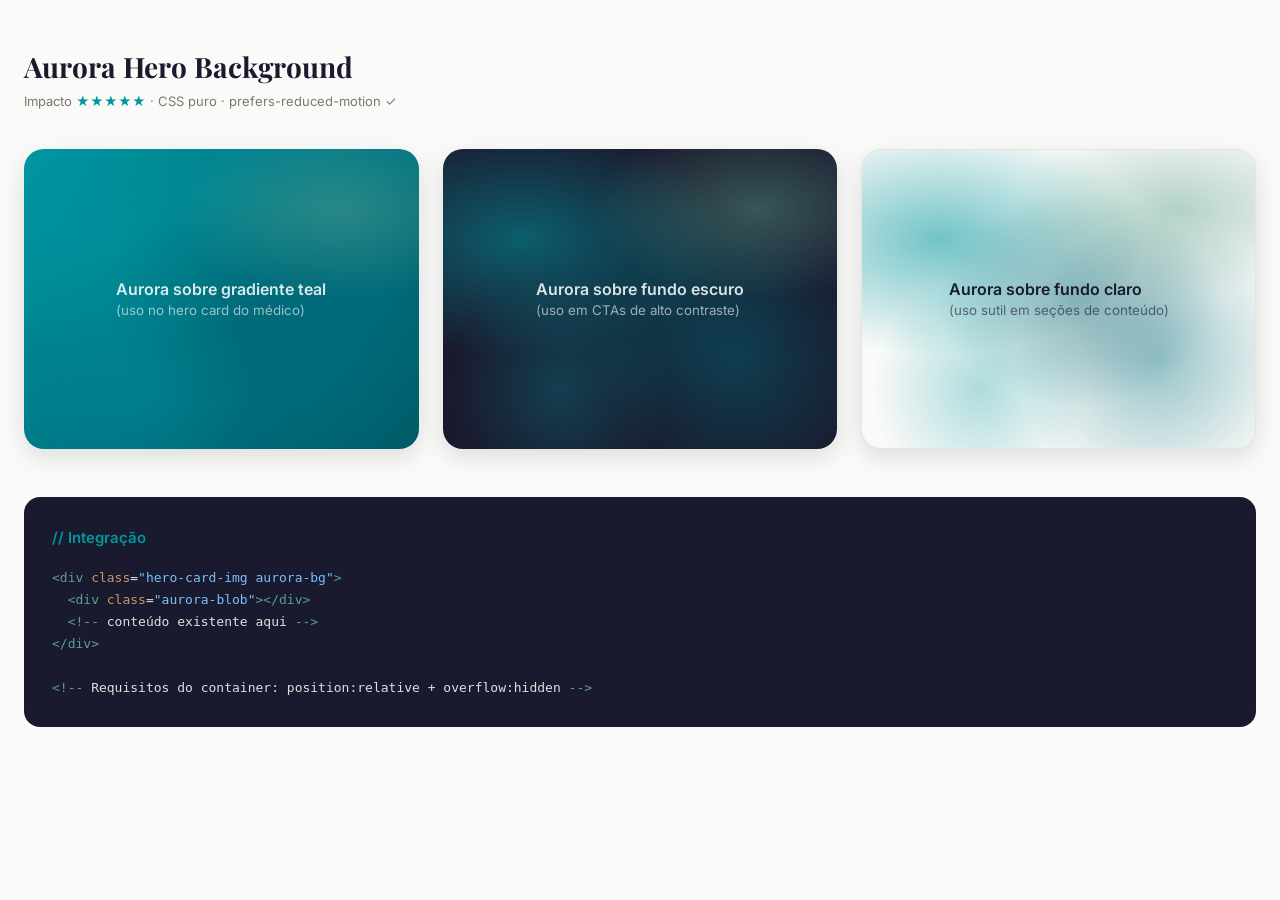
<file: effects/aurora-hero/demo.html>
<!DOCTYPE html>
<html lang="pt-BR">
<head>
  <meta charset="UTF-8" />
  <meta name="viewport" content="width=device-width, initial-scale=1.0" />
  <title>Demo: Aurora Hero Background</title>
  <link href="https://fonts.googleapis.com/css2?family=Inter:wght@400;600;700&family=Playfair+Display:wght@700&display=swap" rel="stylesheet" />
  <style>
    :root {
      --warm-white: #FAFAF8;
      --deep-charcoal: #1A1A2E;
      --teal: #0096A0;
      --deep-teal: #007080;
      --sage: #5BA08A;
      --copper: #C9956C;
      --divider: #E4E4E0;
    }
    *, *::before, *::after { box-sizing: border-box; margin: 0; padding: 0; }
    body { font-family: 'Inter', sans-serif; background: var(--warm-white); color: var(--deep-charcoal); padding: 48px 24px; }

    h1 { font-family: 'Playfair Display', serif; font-size: 28px; margin-bottom: 8px; }
    .meta { font-size: 13px; color: #7A7A72; margin-bottom: 40px; }
    .meta strong { color: var(--teal); }

    /* ── DEMO ── */
    .demo-grid { display: grid; grid-template-columns: repeat(auto-fit, minmax(280px, 1fr)); gap: 24px; margin-bottom: 48px; }

    .demo-card {
      border-radius: 20px;
      overflow: hidden;
      box-shadow: 0 8px 24px rgba(0,0,0,0.12);
    }

    /* Card 1: Aurora sobre gradiente teal (uso no hero do médico) */
    .card-teal {
      background: linear-gradient(135deg, #0096A0 0%, #007080 60%, #005a66 100%);
      height: 300px;
      display: flex;
      align-items: center;
      justify-content: center;
    }
    .card-teal p { color: rgba(255,255,255,0.85); font-weight: 600; font-size: 16px; z-index: 1; position: relative; }

    /* Card 2: Aurora sobre fundo escuro */
    .card-dark {
      background: #1A1A2E;
      height: 300px;
      display: flex;
      align-items: center;
      justify-content: center;
    }
    .card-dark p { color: rgba(255,255,255,0.85); font-weight: 600; font-size: 16px; z-index: 1; position: relative; }

    /* Card 3: Aurora sobre fundo claro */
    .card-light {
      background: #FAFAF8;
      border: 1px solid var(--divider);
      height: 300px;
      display: flex;
      align-items: center;
      justify-content: center;
    }
    .card-light p { color: var(--deep-charcoal); font-weight: 600; font-size: 16px; z-index: 1; position: relative; }

    /* ── CÓDIGO ── */
    .code-section { background: #1A1A2E; border-radius: 16px; padding: 28px; color: #e0e0e0; font-family: monospace; font-size: 13px; line-height: 1.7; }
    .code-section h2 { font-family: 'Inter', sans-serif; font-size: 15px; font-weight: 600; color: #0096A0; margin-bottom: 16px; }
    .code-section .tag { color: #5BA08A; }
    .code-section .attr { color: #C9956C; }
    .code-section .val { color: #79c0ff; }

    /* ── AURORA EFFECT (snippet.css) ── */
    .aurora-bg { position: relative; overflow: hidden; }
    .aurora-bg::before {
      content: '';
      position: absolute;
      inset: 0;
      background:
        radial-gradient(ellipse 80% 60% at 20% 30%, rgba(0, 150, 160, 0.55) 0%, transparent 65%),
        radial-gradient(ellipse 60% 80% at 75% 70%, rgba(0, 112, 128, 0.4) 0%, transparent 60%);
      z-index: 0;
      pointer-events: none;
    }
    .aurora-bg::after {
      content: '';
      position: absolute;
      inset: 0;
      background:
        radial-gradient(ellipse 70% 50% at 80% 20%, rgba(91, 160, 138, 0.45) 0%, transparent 60%),
        radial-gradient(ellipse 50% 70% at 30% 80%, rgba(0, 150, 160, 0.3) 0%, transparent 55%);
      z-index: 0;
      pointer-events: none;
    }
    .aurora-blob {
      position: absolute;
      inset: 0;
      background: radial-gradient(ellipse 55% 55% at 55% 50%, rgba(0, 86, 99, 0.35) 0%, transparent 65%);
      z-index: 0;
      pointer-events: none;
    }
    .aurora-bg > *:not(.aurora-blob) { position: relative; z-index: 1; }

    @media (prefers-reduced-motion: no-preference) {
      .aurora-bg::before { animation: aurora-shift-1 9s ease-in-out infinite alternate; }
      .aurora-bg::after { animation: aurora-shift-2 12s ease-in-out infinite alternate; }
      .aurora-blob { animation: aurora-shift-3 15s ease-in-out infinite alternate; }

      @keyframes aurora-shift-1 {
        0%   { transform: translate(0%, 0%) scale(1); opacity: 1; }
        33%  { transform: translate(4%, 6%) scale(1.04); opacity: 0.85; }
        66%  { transform: translate(-3%, 3%) scale(0.97); opacity: 0.95; }
        100% { transform: translate(5%, -4%) scale(1.02); opacity: 0.9; }
      }
      @keyframes aurora-shift-2 {
        0%   { transform: translate(0%, 0%) scale(1); opacity: 1; }
        33%  { transform: translate(-5%, -4%) scale(1.06); opacity: 0.8; }
        66%  { transform: translate(4%, -6%) scale(0.96); opacity: 0.9; }
        100% { transform: translate(-3%, 5%) scale(1.03); opacity: 0.85; }
      }
      @keyframes aurora-shift-3 {
        0%   { transform: translate(0%, 0%) scale(1); opacity: 1; }
        50%  { transform: translate(6%, -5%) scale(1.05); opacity: 0.75; }
        100% { transform: translate(-4%, 4%) scale(0.98); opacity: 0.9; }
      }
    }
  </style>
</head>
<body>
  <h1>Aurora Hero Background</h1>
  <p class="meta">Impacto <strong>★★★★★</strong> · CSS puro · prefers-reduced-motion ✓</p>

  <div class="demo-grid">
    <!-- Variação 1: sobre gradiente teal (uso principal) -->
    <div class="demo-card card-teal aurora-bg">
      <div class="aurora-blob"></div>
      <p>Aurora sobre gradiente teal<br><small style="font-weight:400;opacity:.7">(uso no hero card do médico)</small></p>
    </div>

    <!-- Variação 2: sobre fundo escuro -->
    <div class="demo-card card-dark aurora-bg">
      <div class="aurora-blob"></div>
      <p>Aurora sobre fundo escuro<br><small style="font-weight:400;opacity:.7">(uso em CTAs de alto contraste)</small></p>
    </div>

    <!-- Variação 3: sobre fundo claro -->
    <div class="demo-card card-light aurora-bg">
      <div class="aurora-blob"></div>
      <p>Aurora sobre fundo claro<br><small style="font-weight:400;opacity:.6">(uso sutil em seções de conteúdo)</small></p>
    </div>
  </div>

  <div class="code-section">
    <h2>// Integração</h2>
    <pre><span class="tag">&lt;div</span> <span class="attr">class</span>=<span class="val">"hero-card-img aurora-bg"</span><span class="tag">&gt;</span>
  <span class="tag">&lt;div</span> <span class="attr">class</span>=<span class="val">"aurora-blob"</span><span class="tag">&gt;&lt;/div&gt;</span>
  <span class="tag">&lt;!--</span> conteúdo existente aqui <span class="tag">--&gt;</span>
<span class="tag">&lt;/div&gt;</span>

<span class="tag">&lt;!--</span> Requisitos do container: position:relative + overflow:hidden <span class="tag">--&gt;</span></pre>
  </div>
</body>
</html>
</file>
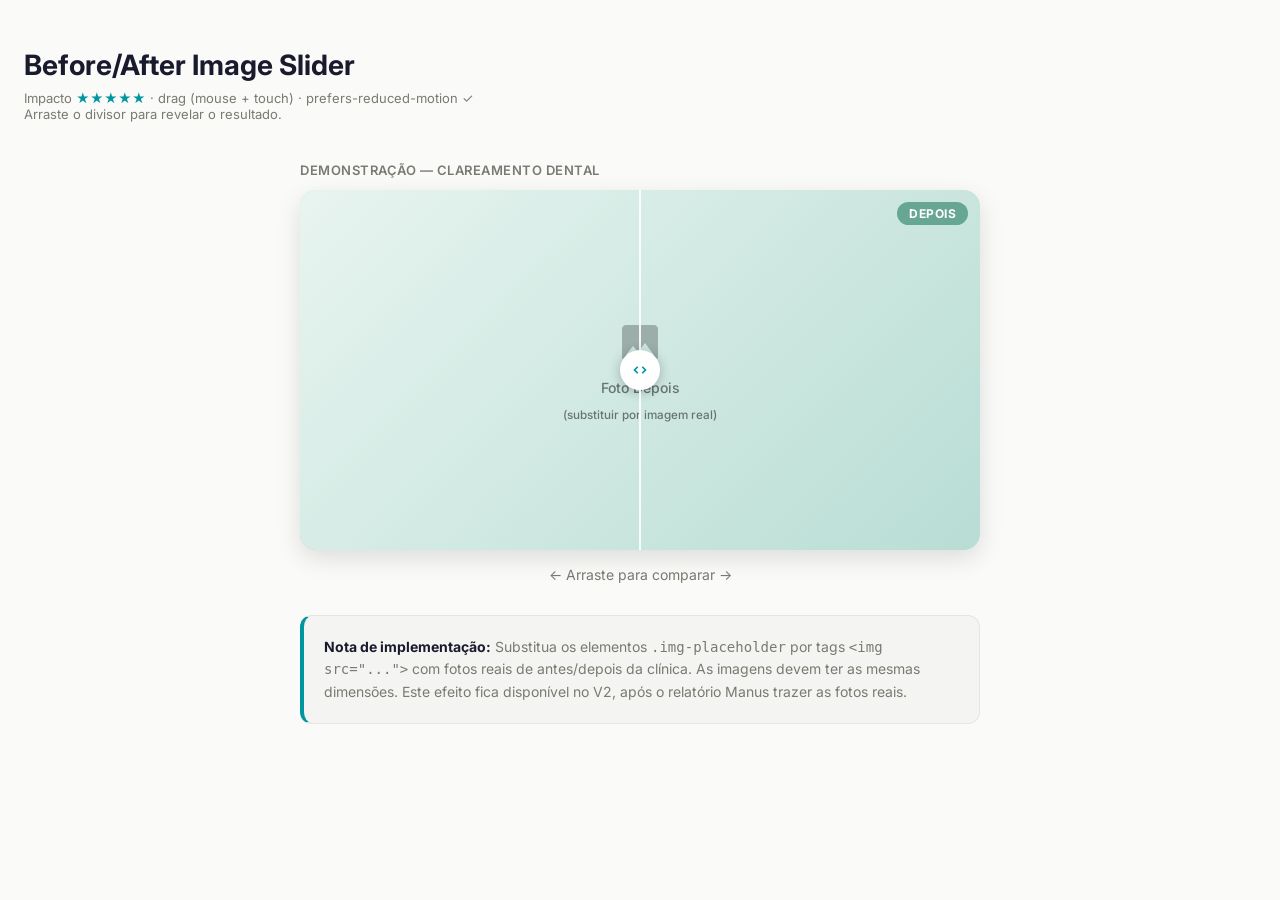
<file: effects/before-after-slider/demo.html>
<!DOCTYPE html>
<html lang="pt-BR">
<head>
  <meta charset="UTF-8" />
  <meta name="viewport" content="width=device-width, initial-scale=1.0" />
  <title>Demo: Before/After Slider</title>
  <link href="https://fonts.googleapis.com/css2?family=Inter:wght@400;500;600;700&display=swap" rel="stylesheet" />
  <style>
    :root {
      --warm-white: #FAFAF8;
      --deep-charcoal: #1A1A2E;
      --soft-gray: #F4F4F2;
      --teal: #0096A0;
      --sage: #5BA08A;
      --muted-stone: #7A7A72;
      --divider: #E4E4E0;
    }
    *, *::before, *::after { box-sizing: border-box; margin: 0; padding: 0; }
    body { font-family: 'Inter', sans-serif; background: var(--warm-white); color: var(--deep-charcoal); padding: 48px 24px; }

    h1 { font-size: 28px; font-weight: 700; margin-bottom: 8px; }
    .meta { font-size: 13px; color: var(--muted-stone); margin-bottom: 40px; }
    .meta strong { color: var(--teal); }

    .demo-wrapper { max-width: 680px; margin: 0 auto; }
    .demo-label { font-size: 13px; font-weight: 600; color: var(--muted-stone); text-transform: uppercase; letter-spacing: 0.5px; margin-bottom: 12px; }
    .demo-hint { text-align: center; margin-top: 16px; font-size: 14px; color: var(--muted-stone); }

    /* ── Snippet CSS ── */
    .ba-slider {
      position: relative;
      width: 100%;
      border-radius: 16px;
      overflow: hidden;
      user-select: none;
      touch-action: none;
      cursor: col-resize;
      box-shadow: 0 8px 24px rgba(0,0,0,0.12);
    }
    .ba-after { position: relative; width: 100%; display: block; }
    .ba-after img { display: block; width: 100%; height: auto; pointer-events: none; }
    .ba-before {
      position: absolute;
      inset: 0;
      overflow: hidden;
      clip-path: inset(0 50% 0 0);
    }
    .ba-before img { display: block; width: 100%; height: 100%; object-fit: cover; pointer-events: none; }
    .ba-label {
      position: absolute;
      top: 12px;
      font-size: 12px;
      font-weight: 700;
      letter-spacing: 0.5px;
      text-transform: uppercase;
      padding: 4px 12px;
      border-radius: 20px;
      pointer-events: none;
    }
    .ba-before .ba-label { left: 12px; background: rgba(0,150,160,0.9); color: #fff; }
    .ba-after .ba-label { right: 12px; background: rgba(91,160,138,0.9); color: #fff; }
    .ba-handle {
      position: absolute;
      top: 0; bottom: 0;
      left: 50%;
      transform: translateX(-50%);
      display: flex; flex-direction: column; align-items: center; justify-content: center;
      pointer-events: none;
      z-index: 10;
    }
    .ba-handle-line { width: 2px; flex: 1; background: rgba(255,255,255,0.9); }
    .ba-handle-btn {
      width: 40px; height: 40px;
      border-radius: 50%;
      background: #fff;
      display: flex; align-items: center; justify-content: center;
      box-shadow: 0 2px 12px rgba(0,0,0,0.25);
      flex-shrink: 0;
      color: #0096A0;
    }
    .ba-handle-btn svg { width: 20px; height: 20px; }

    /* Placeholder de imagem (para demo sem fotos reais) */
    .img-placeholder {
      width: 100%;
      height: 360px;
      display: flex;
      flex-direction: column;
      align-items: center;
      justify-content: center;
      gap: 12px;
      font-size: 14px;
      font-weight: 500;
    }
    .img-placeholder svg { width: 48px; height: 48px; opacity: 0.5; }
    .placeholder-before { background: linear-gradient(135deg, #c8d6c8 0%, #9db89d 100%); color: rgba(0,0,0,0.5); }
    .placeholder-after { background: linear-gradient(135deg, #e8f4f0 0%, #b8ddd4 100%); color: rgba(0,0,0,0.5); }

    .note-box { margin-top: 32px; background: var(--soft-gray); border: 1px solid var(--divider); border-left: 4px solid var(--teal); border-radius: 12px; padding: 20px; font-size: 14px; color: var(--muted-stone); line-height: 1.6; }
    .note-box strong { color: var(--deep-charcoal); }
  </style>
</head>
<body>
  <h1>Before/After Image Slider</h1>
  <p class="meta">Impacto <strong>★★★★★</strong> · drag (mouse + touch) · prefers-reduced-motion ✓<br>
  Arraste o divisor para revelar o resultado.</p>

  <div class="demo-wrapper">
    <p class="demo-label">Demonstração — Clareamento Dental</p>

    <div class="ba-slider">
      <!-- Imagem "antes" — sobreposta -->
      <div class="ba-before">
        <div class="img-placeholder placeholder-before">
          <svg viewBox="0 0 24 24" fill="currentColor"><path d="M21 19V5c0-1.1-.9-2-2-2H5c-1.1 0-2 .9-2 2v14c0 1.1.9 2 2 2h14c1.1 0 2-.9 2-2zM8.5 13.5l2.5 3.01L14.5 12l4.5 6H5l3.5-4.5z"/></svg>
          <span>Foto Antes</span>
          <small>(substituir por imagem real)</small>
        </div>
        <span class="ba-label">Antes</span>
      </div>

      <!-- Imagem "depois" — base -->
      <div class="ba-after">
        <div class="img-placeholder placeholder-after">
          <svg viewBox="0 0 24 24" fill="currentColor"><path d="M21 19V5c0-1.1-.9-2-2-2H5c-1.1 0-2 .9-2 2v14c0 1.1.9 2 2 2h14c1.1 0 2-.9 2-2zM8.5 13.5l2.5 3.01L14.5 12l4.5 6H5l3.5-4.5z"/></svg>
          <span>Foto Depois</span>
          <small>(substituir por imagem real)</small>
        </div>
        <span class="ba-label">Depois</span>
      </div>

      <!-- Handle -->
      <div class="ba-handle">
        <div class="ba-handle-line"></div>
        <div class="ba-handle-btn">
          <svg viewBox="0 0 24 24" fill="currentColor"><path d="M8.59 16.59L4 12l4.59-4.59L10 8.83 6.83 12 10 15.17zm6.82 0L20 12l-4.59-4.59L14 8.83 17.17 12 14 15.17z"/></svg>
        </div>
        <div class="ba-handle-line"></div>
      </div>
    </div>

    <p class="demo-hint">← Arraste para comparar →</p>

    <div class="note-box">
      <strong>Nota de implementação:</strong> Substitua os elementos <code>.img-placeholder</code> por tags <code>&lt;img src="..."&gt;</code> com fotos reais de antes/depois da clínica. As imagens devem ter as mesmas dimensões. Este efeito fica disponível no V2, após o relatório Manus trazer as fotos reais.
    </div>
  </div>

  <script>
    (function () {
      function initSlider(slider) {
        const before = slider.querySelector('.ba-before');
        const handle = slider.querySelector('.ba-handle');
        let dragging = false;
        function setPosition(pct) {
          pct = Math.max(2, Math.min(98, pct));
          before.style.clipPath = `inset(0 ${100 - pct}% 0 0)`;
          handle.style.left = pct + '%';
        }
        function getPercent(clientX) {
          const rect = slider.getBoundingClientRect();
          return ((clientX - rect.left) / rect.width) * 100;
        }
        slider.addEventListener('mousedown', (e) => { dragging = true; setPosition(getPercent(e.clientX)); e.preventDefault(); });
        window.addEventListener('mousemove', (e) => { if (dragging) setPosition(getPercent(e.clientX)); });
        window.addEventListener('mouseup', () => { dragging = false; });
        slider.addEventListener('touchstart', (e) => { dragging = true; setPosition(getPercent(e.touches[0].clientX)); }, { passive: true });
        window.addEventListener('touchmove', (e) => { if (dragging) setPosition(getPercent(e.touches[0].clientX)); }, { passive: true });
        window.addEventListener('touchend', () => { dragging = false; });
        setPosition(50);
      }
      document.querySelectorAll('.ba-slider').forEach(initSlider);
    })();
  </script>

</body>
</html>
</file>
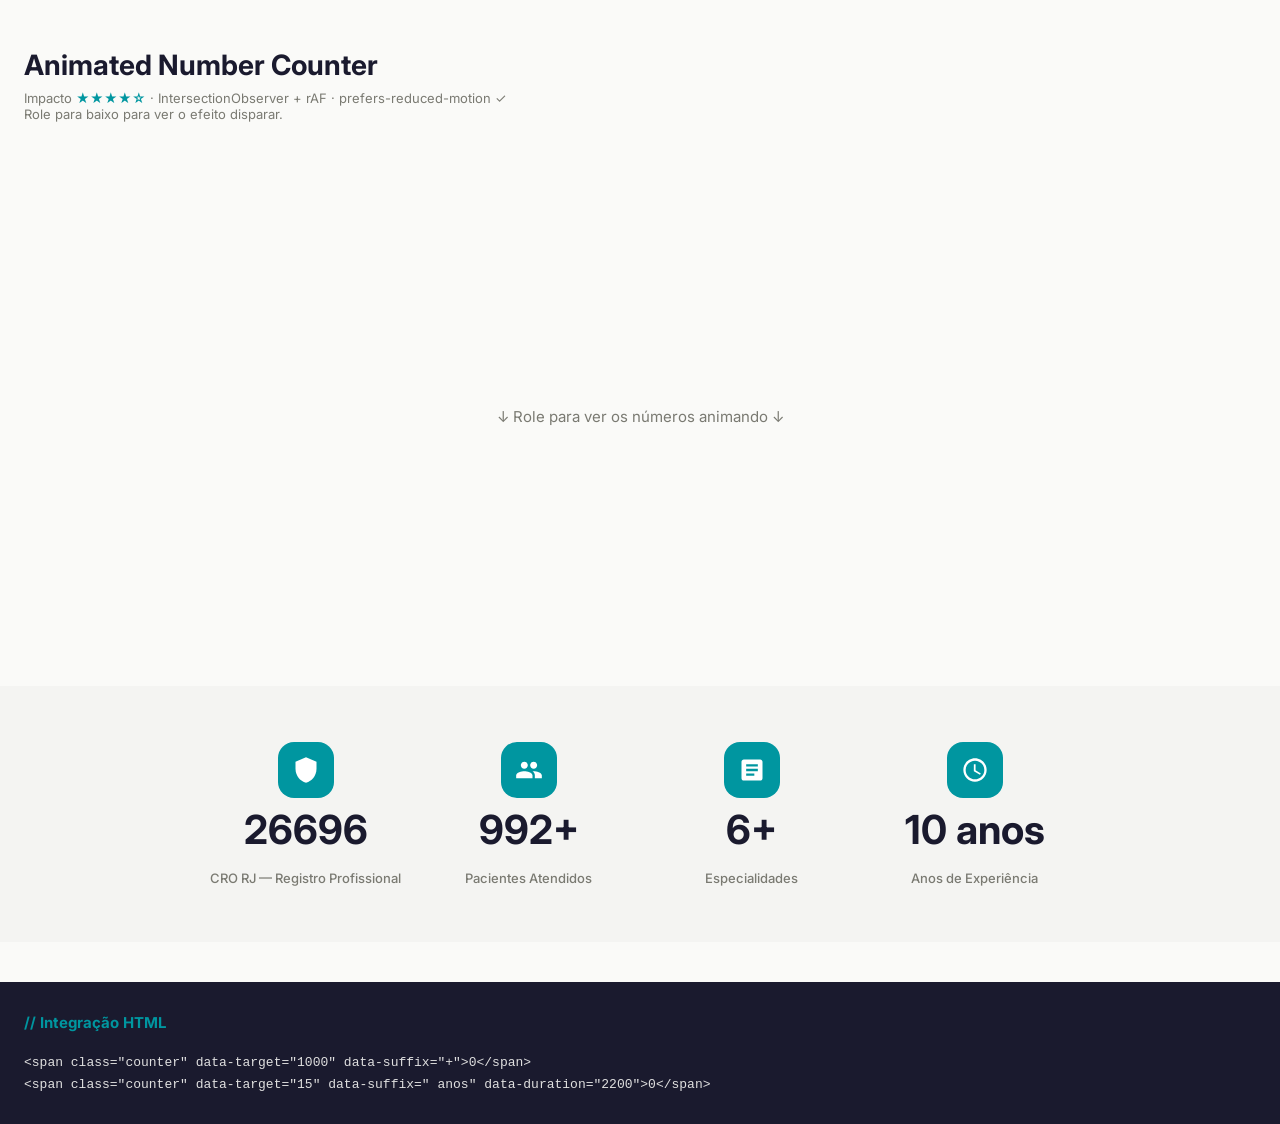
<file: effects/counter-credentials/demo.html>
<!DOCTYPE html>
<html lang="pt-BR">
<head>
  <meta charset="UTF-8" />
  <meta name="viewport" content="width=device-width, initial-scale=1.0" />
  <title>Demo: Animated Number Counter</title>
  <link href="https://fonts.googleapis.com/css2?family=Inter:wght@400;500;600;700&display=swap" rel="stylesheet" />
  <style>
    :root {
      --warm-white: #FAFAF8;
      --deep-charcoal: #1A1A2E;
      --soft-gray: #F4F4F2;
      --teal: #0096A0;
      --muted-stone: #7A7A72;
      --divider: #E4E4E0;
    }
    *, *::before, *::after { box-sizing: border-box; margin: 0; padding: 0; }
    body { font-family: 'Inter', sans-serif; background: var(--warm-white); color: var(--deep-charcoal); }

    .page-header { padding: 48px 24px 24px; }
    .page-header h1 { font-size: 28px; font-weight: 700; margin-bottom: 8px; }
    .page-header p { font-size: 13px; color: var(--muted-stone); }
    .page-header p strong { color: var(--teal); }

    /* Espaço antes da seção para forçar scroll no demo */
    .spacer { height: 60vh; display: flex; align-items: center; justify-content: center; }
    .spacer p { color: var(--muted-stone); font-size: 15px; text-align: center; }

    /* ── Credential Block (contexto real de uso) ── */
    .credentials {
      background: var(--soft-gray);
      padding: 56px 24px;
    }
    .credentials-inner {
      max-width: 860px;
      margin: 0 auto;
      display: grid;
      grid-template-columns: repeat(4, 1fr);
      gap: 32px;
    }
    .cred-item {
      display: flex;
      flex-direction: column;
      align-items: center;
      text-align: center;
      gap: 12px;
    }
    .cred-icon {
      width: 56px; height: 56px;
      background: var(--teal);
      border-radius: 16px;
      display: flex; align-items: center; justify-content: center;
    }
    .cred-icon svg { width: 28px; height: 28px; fill: #fff; }
    .cred-number {
      font-size: 40px;
      font-weight: 700;
      color: var(--deep-charcoal);
      line-height: 1;
      min-height: 48px;
    }
    .cred-label {
      font-size: 13px;
      color: var(--muted-stone);
      font-weight: 500;
    }

    @media (max-width: 600px) {
      .credentials-inner { grid-template-columns: repeat(2, 1fr); }
    }

    .code-section { background: #1A1A2E; padding: 28px 24px; color: #e0e0e0; font-family: monospace; font-size: 13px; line-height: 1.7; margin-top: 40px; }
    .code-section h2 { font-family: 'Inter', sans-serif; font-size: 15px; color: #0096A0; margin-bottom: 16px; }
  </style>
</head>
<body>

  <div class="page-header">
    <h1>Animated Number Counter</h1>
    <p>Impacto <strong>★★★★☆</strong> · IntersectionObserver + rAF · prefers-reduced-motion ✓<br>
    Role para baixo para ver o efeito disparar.</p>
  </div>

  <div class="spacer">
    <p>↓ Role para ver os números animando ↓</p>
  </div>

  <div class="credentials">
    <div class="credentials-inner">
      <div class="cred-item">
        <div class="cred-icon">
          <svg viewBox="0 0 24 24"><path d="M12 1L3 5v6c0 5.55 3.84 10.74 9 12 5.16-1.26 9-6.45 9-12V5l-9-4z"/></svg>
        </div>
        <div class="cred-number">
          <span class="counter" data-target="27198" data-duration="2000">0</span>
        </div>
        <div class="cred-label">CRO RJ — Registro Profissional</div>
      </div>
      <div class="cred-item">
        <div class="cred-icon">
          <svg viewBox="0 0 24 24"><path d="M16 11c1.66 0 2.99-1.34 2.99-3S17.66 5 16 5c-1.66 0-3 1.34-3 3s1.34 3 3 3zm-8 0c1.66 0 2.99-1.34 2.99-3S9.66 5 8 5C6.34 5 5 6.34 5 8s1.34 3 3 3zm0 2c-2.33 0-7 1.17-7 3.5V19h14v-2.5c0-2.33-4.67-3.5-7-3.5zm8 0c-.29 0-.62.02-.97.05 1.16.84 1.97 1.97 1.97 3.45V19h6v-2.5c0-2.33-4.67-3.5-7-3.5z"/></svg>
        </div>
        <div class="cred-number">
          <span class="counter" data-target="1000" data-suffix="+" data-duration="1800">0</span>
        </div>
        <div class="cred-label">Pacientes Atendidos</div>
      </div>
      <div class="cred-item">
        <div class="cred-icon">
          <svg viewBox="0 0 24 24"><path d="M19 3H5c-1.1 0-2 .9-2 2v14c0 1.1.9 2 2 2h14c1.1 0 2-.9 2-2V5c0-1.1-.9-2-2-2zm-5 14H7v-2h7v2zm3-4H7v-2h10v2zm0-4H7V7h10v2z"/></svg>
        </div>
        <div class="cred-number">
          <span class="counter" data-target="6" data-suffix="+" data-duration="1200">0</span>
        </div>
        <div class="cred-label">Especialidades</div>
      </div>
      <div class="cred-item">
        <div class="cred-icon">
          <svg viewBox="0 0 24 24"><path d="M11.99 2C6.47 2 2 6.48 2 12s4.47 10 9.99 10C17.52 22 22 17.52 22 12S17.52 2 11.99 2zM12 20c-4.42 0-8-3.58-8-8s3.58-8 8-8 8 3.58 8 8-3.58 8-8 8zm.5-13H11v6l5.25 3.15.75-1.23-4.5-2.67V7z"/></svg>
        </div>
        <div class="cred-number">
          <span class="counter" data-target="10" data-suffix=" anos" data-duration="1600">0</span>
        </div>
        <div class="cred-label">Anos de Experiência</div>
      </div>
    </div>
  </div>

  <div class="code-section">
    <h2>// Integração HTML</h2>
    <pre>&lt;span class="counter" data-target="1000" data-suffix="+"&gt;0&lt;/span&gt;
&lt;span class="counter" data-target="15" data-suffix=" anos" data-duration="2200"&gt;0&lt;/span&gt;</pre>
  </div>

  <script>
    (function () {
      const prefersReduced = window.matchMedia('(prefers-reduced-motion: reduce)').matches;
      function easeOutQuart(t) { return 1 - Math.pow(1 - t, 4); }
      function animateCounter(el) {
        const target = parseInt(el.dataset.target, 10);
        const suffix = el.dataset.suffix || '';
        const duration = parseInt(el.dataset.duration, 10) || 1800;
        if (prefersReduced) { el.textContent = target + suffix; return; }
        const start = performance.now();
        function tick(now) {
          const elapsed = now - start;
          const progress = Math.min(elapsed / duration, 1);
          el.textContent = Math.round(easeOutQuart(progress) * target) + suffix;
          if (progress < 1) requestAnimationFrame(tick);
        }
        requestAnimationFrame(tick);
      }
      const observer = new IntersectionObserver((entries) => {
        entries.forEach((e) => { if (e.isIntersecting) { animateCounter(e.target); observer.unobserve(e.target); } });
      }, { threshold: 0.5 });
      document.querySelectorAll('.counter').forEach((el) => observer.observe(el));
    })();
  </script>

</body>
</html>
</file>
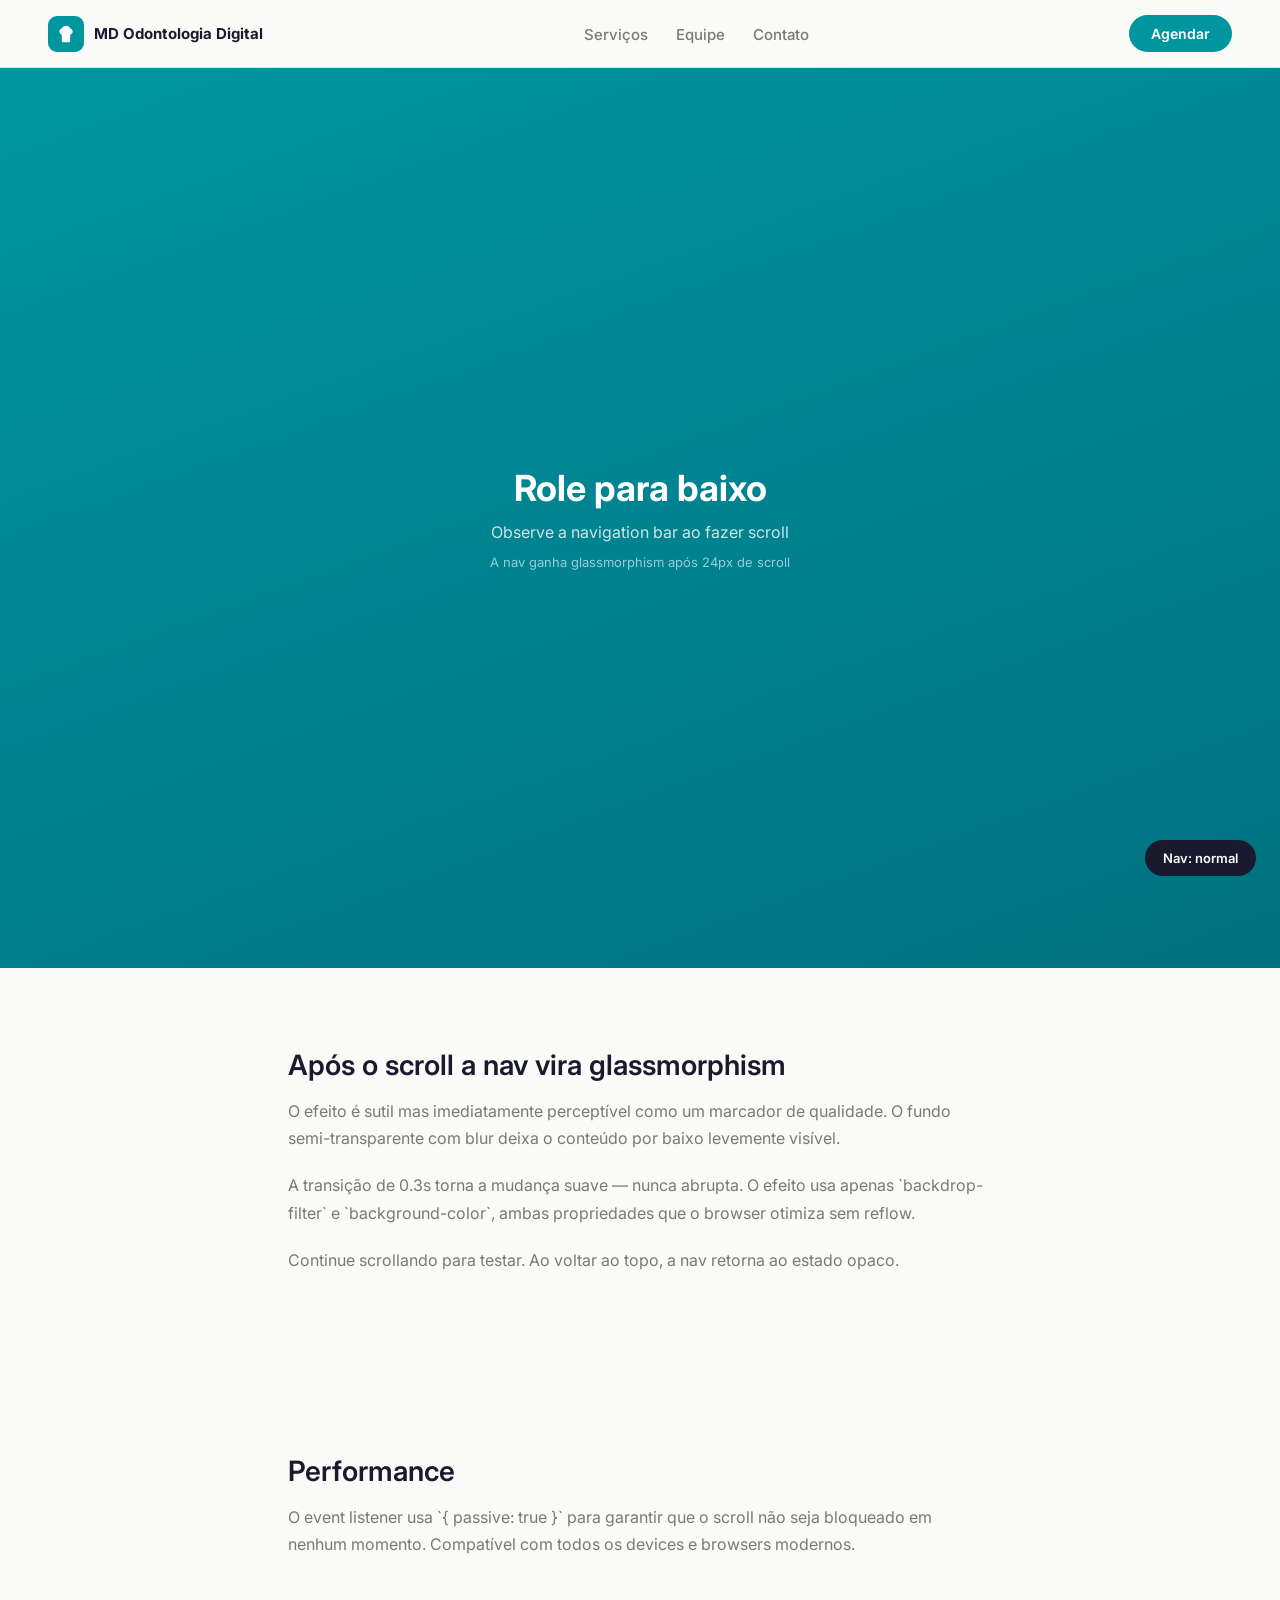
<file: effects/nav-blur-scroll/demo.html>
<!DOCTYPE html>
<html lang="pt-BR">
<head>
  <meta charset="UTF-8" />
  <meta name="viewport" content="width=device-width, initial-scale=1.0" />
  <title>Demo: Nav Blur on Scroll</title>
  <link href="https://fonts.googleapis.com/css2?family=Inter:wght@400;500;600;700&display=swap" rel="stylesheet" />
  <style>
    :root {
      --warm-white: #FAFAF8;
      --deep-charcoal: #1A1A2E;
      --soft-gray: #F4F4F2;
      --teal: #0096A0;
      --deep-teal: #007080;
      --muted-stone: #7A7A72;
      --divider: #E4E4E0;
    }
    *, *::before, *::after { box-sizing: border-box; margin: 0; padding: 0; }
    body { font-family: 'Inter', sans-serif; background: var(--warm-white); color: var(--deep-charcoal); }

    /* ── NAV (snippet.css) ── */
    nav {
      position: sticky;
      top: 0;
      z-index: 100;
      background: var(--warm-white);
      border-bottom: 1px solid var(--divider);
      padding: 0 48px;
      height: 68px;
      display: flex;
      align-items: center;
      justify-content: space-between;
      transition: background-color 0.3s ease, box-shadow 0.3s ease, backdrop-filter 0.3s ease;
    }
    nav.nav-scrolled {
      background-color: rgba(250, 250, 248, 0.82);
      backdrop-filter: blur(12px) saturate(1.4);
      -webkit-backdrop-filter: blur(12px) saturate(1.4);
      box-shadow: 0 1px 0 rgba(0,0,0,0.06), 0 4px 16px rgba(0,0,0,0.07);
    }

    .nav-brand { display: flex; align-items: center; gap: 10px; text-decoration: none; }
    .nav-logo { width: 36px; height: 36px; background: var(--teal); border-radius: 9px; display: flex; align-items: center; justify-content: center; }
    .nav-logo svg { width: 20px; height: 20px; fill: #fff; }
    .nav-name { font-size: 15px; font-weight: 700; color: var(--deep-charcoal); }
    .nav-links { display: flex; gap: 28px; list-style: none; }
    .nav-links a { font-size: 15px; font-weight: 500; color: var(--muted-stone); text-decoration: none; }
    .btn-nav {
      background: var(--teal); color: #fff; font-size: 14px; font-weight: 600;
      padding: 10px 22px; border-radius: 22px; text-decoration: none;
    }

    /* ── Conteúdo para forçar scroll ── */
    .hero-demo {
      height: 100vh;
      background: linear-gradient(160deg, #0096A0, #007080);
      display: flex; flex-direction: column; align-items: center; justify-content: center;
      color: #fff; text-align: center; gap: 12px; padding: 24px;
    }
    .hero-demo h1 { font-size: 36px; font-weight: 700; }
    .hero-demo p { font-size: 16px; opacity: 0.8; }
    .hero-demo small { font-size: 13px; opacity: 0.6; }

    .content-section { padding: 80px 48px; max-width: 800px; margin: 0 auto; }
    .content-section h2 { font-size: 28px; font-weight: 600; margin-bottom: 16px; }
    .content-section p { font-size: 16px; color: var(--muted-stone); line-height: 1.7; margin-bottom: 20px; }

    .state-indicator {
      position: fixed;
      bottom: 24px; right: 24px;
      background: var(--deep-charcoal);
      color: #fff;
      font-size: 13px;
      font-weight: 600;
      padding: 10px 18px;
      border-radius: 20px;
      z-index: 200;
      transition: all 0.3s;
    }
    .state-indicator.scrolled { background: var(--teal); }
  </style>
</head>
<body>

  <nav>
    <a class="nav-brand" href="#">
      <div class="nav-logo">
        <svg viewBox="0 0 24 24"><path d="M12 2C9.5 2 7.5 3.5 7 5.5 5.5 5.8 4 7.2 4 9c0 2 1.5 3.5 3 3.8V20c0 1.1.9 2 2 2h6c1.1 0 2-.9 2-2v-7.2c1.5-.3 3-1.8 3-3.8 0-1.8-1.5-3.2-3-3.5C16.5 3.5 14.5 2 12 2z"/></svg>
      </div>
      <span class="nav-name">MD Odontologia Digital</span>
    </a>
    <ul class="nav-links">
      <li><a href="#">Serviços</a></li>
      <li><a href="#">Equipe</a></li>
      <li><a href="#">Contato</a></li>
    </ul>
    <a class="btn-nav" href="#">Agendar</a>
  </nav>

  <div class="hero-demo">
    <h1>Role para baixo</h1>
    <p>Observe a navigation bar ao fazer scroll</p>
    <small>A nav ganha glassmorphism após 24px de scroll</small>
  </div>

  <div class="content-section">
    <h2>Após o scroll a nav vira glassmorphism</h2>
    <p>O efeito é sutil mas imediatamente perceptível como um marcador de qualidade. O fundo semi-transparente com blur deixa o conteúdo por baixo levemente visível.</p>
    <p>A transição de 0.3s torna a mudança suave — nunca abrupta. O efeito usa apenas `backdrop-filter` e `background-color`, ambas propriedades que o browser otimiza sem reflow.</p>
    <p>Continue scrollando para testar. Ao voltar ao topo, a nav retorna ao estado opaco.</p>
  </div>
  <div class="content-section">
    <h2>Performance</h2>
    <p>O event listener usa `{ passive: true }` para garantir que o scroll não seja bloqueado em nenhum momento. Compatível com todos os devices e browsers modernos.</p>
  </div>

  <div class="state-indicator" id="stateIndicator">Nav: normal</div>

  <script>
    const nav = document.querySelector('nav');
    const indicator = document.getElementById('stateIndicator');
    window.addEventListener('scroll', () => {
      const scrolled = window.scrollY > 24;
      nav.classList.toggle('nav-scrolled', scrolled);
      indicator.classList.toggle('scrolled', scrolled);
      indicator.textContent = scrolled ? 'Nav: glassmorphism ✓' : 'Nav: normal';
    }, { passive: true });
  </script>

</body>
</html>
</file>
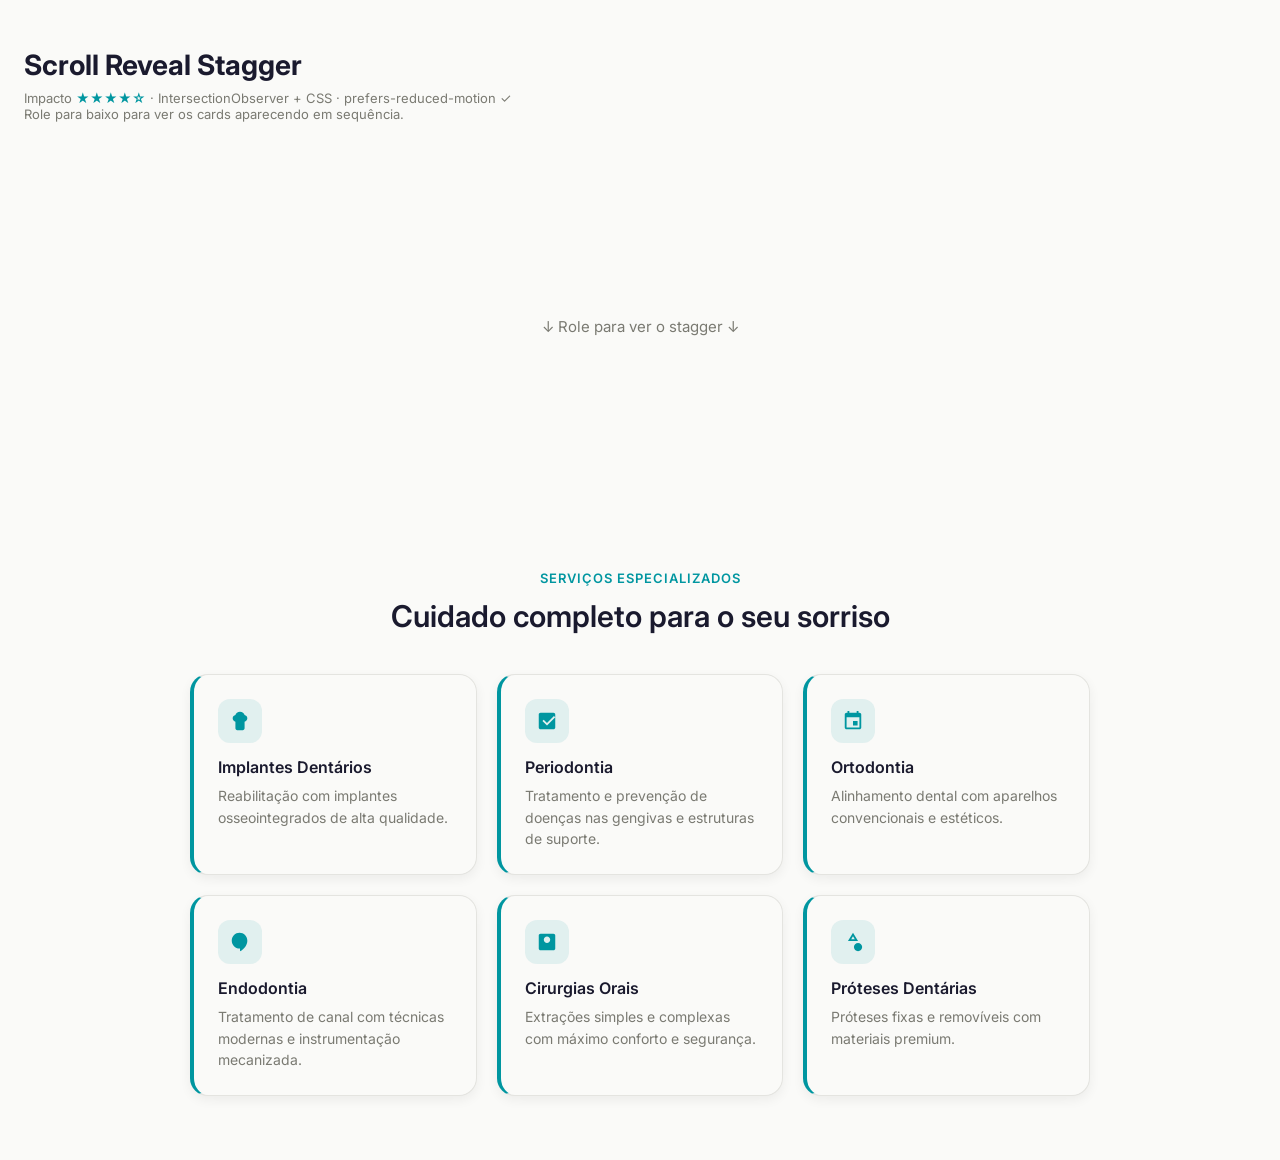
<file: effects/scroll-reveal-stagger/demo.html>
<!DOCTYPE html>
<html lang="pt-BR">
<head>
  <meta charset="UTF-8" />
  <meta name="viewport" content="width=device-width, initial-scale=1.0" />
  <title>Demo: Scroll Reveal Stagger</title>
  <link href="https://fonts.googleapis.com/css2?family=Inter:wght@400;500;600;700&display=swap" rel="stylesheet" />
  <style>
    :root {
      --warm-white: #FAFAF8;
      --deep-charcoal: #1A1A2E;
      --soft-gray: #F4F4F2;
      --teal: #0096A0;
      --muted-stone: #7A7A72;
      --divider: #E4E4E0;
    }
    *, *::before, *::after { box-sizing: border-box; margin: 0; padding: 0; }
    body { font-family: 'Inter', sans-serif; background: var(--warm-white); color: var(--deep-charcoal); }

    .page-header { padding: 48px 24px 24px; }
    .page-header h1 { font-size: 28px; font-weight: 700; margin-bottom: 8px; }
    .page-header p { font-size: 13px; color: var(--muted-stone); }
    .page-header p strong { color: var(--teal); }

    .spacer { height: 40vh; display: flex; align-items: center; justify-content: center; }
    .spacer p { color: var(--muted-stone); font-size: 15px; }

    /* ── Cards de Serviço (contexto real) ── */
    .services { padding: 64px 24px; }
    .section-label { text-align: center; font-size: 13px; font-weight: 600; color: var(--teal); letter-spacing: 1px; text-transform: uppercase; margin-bottom: 12px; }
    .section-title { text-align: center; font-size: 30px; font-weight: 600; margin-bottom: 40px; }

    .services-grid {
      max-width: 900px;
      margin: 0 auto;
      display: grid;
      grid-template-columns: repeat(3, 1fr);
      gap: 20px;
    }
    .service-card {
      background: var(--warm-white);
      border: 1px solid var(--divider);
      border-left: 4px solid var(--teal);
      border-radius: 18px;
      padding: 24px;
      box-shadow: 0 4px 12px rgba(0,0,0,0.06);
    }
    .service-icon {
      width: 44px; height: 44px;
      background: rgba(0,150,160,0.1);
      border-radius: 12px;
      display: flex; align-items: center; justify-content: center;
      margin-bottom: 14px;
    }
    .service-icon svg { width: 22px; height: 22px; fill: var(--teal); }
    .service-card h3 { font-size: 16px; font-weight: 600; margin-bottom: 8px; }
    .service-card p { font-size: 14px; color: var(--muted-stone); line-height: 1.55; }

    @media (max-width: 640px) { .services-grid { grid-template-columns: 1fr; } }

    /* ── Snippet CSS ── */
    @media (prefers-reduced-motion: no-preference) {
      .reveal-item {
        opacity: 0;
        transform: translateY(28px);
        transition: opacity 0.55s cubic-bezier(0.22, 1, 0.36, 1), transform 0.55s cubic-bezier(0.22, 1, 0.36, 1);
      }
      .reveal-item.reveal-visible { opacity: 1; transform: translateY(0); }
    }
    @media (prefers-reduced-motion: reduce) {
      .reveal-item { opacity: 1; transform: none; }
    }
  </style>
</head>
<body>

  <div class="page-header">
    <h1>Scroll Reveal Stagger</h1>
    <p>Impacto <strong>★★★★☆</strong> · IntersectionObserver + CSS · prefers-reduced-motion ✓<br>
    Role para baixo para ver os cards aparecendo em sequência.</p>
  </div>

  <div class="spacer"><p>↓ Role para ver o stagger ↓</p></div>

  <section class="services">
    <p class="section-label">Serviços Especializados</p>
    <h2 class="section-title">Cuidado completo para o seu sorriso</h2>

    <div class="services-grid" data-reveal data-reveal-delay="110">
      <div class="service-card">
        <div class="service-icon"><svg viewBox="0 0 24 24"><path d="M12 2C9.5 2 7.5 3.5 7 5.5 5.5 5.8 4 7.2 4 9c0 2 1.5 3.5 3 3.8V20c0 1.1.9 2 2 2h6c1.1 0 2-.9 2-2v-7.2c1.5-.3 3-1.8 3-3.8 0-1.8-1.5-3.2-3-3.5C16.5 3.5 14.5 2 12 2z"/></svg></div>
        <h3>Implantes Dentários</h3>
        <p>Reabilitação com implantes osseointegrados de alta qualidade.</p>
      </div>
      <div class="service-card">
        <div class="service-icon"><svg viewBox="0 0 24 24"><path d="M19 3H5c-1.1 0-2 .9-2 2v14c0 1.1.9 2 2 2h14c1.1 0 2-.9 2-2V5c0-1.1-.9-2-2-2zm-7 14l-5-5 1.41-1.41L12 14.17l7.59-7.59L21 8l-9 9z"/></svg></div>
        <h3>Periodontia</h3>
        <p>Tratamento e prevenção de doenças nas gengivas e estruturas de suporte.</p>
      </div>
      <div class="service-card">
        <div class="service-icon"><svg viewBox="0 0 24 24"><path d="M17 12h-5v5h5v-5zM16 1v2H8V1H6v2H5c-1.11 0-1.99.9-1.99 2L3 19c0 1.1.89 2 2 2h14c1.1 0 2-.9 2-2V5c0-1.1-.9-2-2-2h-1V1h-2zm3 18H5V8h14v11z"/></svg></div>
        <h3>Ortodontia</h3>
        <p>Alinhamento dental com aparelhos convencionais e estéticos.</p>
      </div>
      <div class="service-card">
        <div class="service-icon"><svg viewBox="0 0 24 24"><path d="M11.5 2C6.81 2 3 5.81 3 10.5S6.81 19 11.5 19h.5v3c4.86-2.34 8-7 8-11.5C20 5.81 16.19 2 11.5 2z"/></svg></div>
        <h3>Endodontia</h3>
        <p>Tratamento de canal com técnicas modernas e instrumentação mecanizada.</p>
      </div>
      <div class="service-card">
        <div class="service-icon"><svg viewBox="0 0 24 24"><path d="M19 3H5c-1.1 0-2 .9-2 2v14c0 1.1.9 2 2 2h14c1.1 0 2-.9 2-2V5c0-1.1-.9-2-2-2zm-7 3c1.93 0 3.5 1.57 3.5 3.5S13.93 13 12 13s-3.5-1.57-3.5-3.5S10.07 6 12 6z"/></svg></div>
        <h3>Cirurgias Orais</h3>
        <p>Extrações simples e complexas com máximo conforto e segurança.</p>
      </div>
      <div class="service-card">
        <div class="service-icon"><svg viewBox="0 0 24 24"><path d="M12 2l-5.5 9h11L12 2zm0 3.84L13.93 9h-3.87L12 5.84zM17.5 13c-2.49 0-4.5 2.01-4.5 4.5S15.01 22 17.5 22s4.5-2.01 4.5-4.5-2.01-4.5-4.5-4.5z"/></svg></div>
        <h3>Próteses Dentárias</h3>
        <p>Próteses fixas e removíveis com materiais premium.</p>
      </div>
    </div>
  </section>

  <script>
    (function () {
      const prefersReduced = window.matchMedia('(prefers-reduced-motion: reduce)').matches;
      function setup() {
        document.querySelectorAll('[data-reveal]').forEach((container) => {
          const delay = parseInt(container.dataset.revealDelay, 10) || 100;
          const threshold = parseFloat(container.dataset.revealThreshold) || 0.15;
          const children = container.children;
          const isGrid = children.length > 1;
          if (prefersReduced) {
            Array.from(children).forEach((c) => c.classList.add('reveal-visible'));
            return;
          }
          if (isGrid) {
            Array.from(children).forEach((child, i) => {
              child.classList.add('reveal-item');
              child.style.transitionDelay = `${i * delay}ms`;
            });
          } else {
            container.classList.add('reveal-item');
          }
          const observer = new IntersectionObserver((entries) => {
            entries.forEach((entry) => {
              if (entry.isIntersecting) {
                Array.from(children).forEach((c) => c.classList.add('reveal-visible'));
                observer.unobserve(entry.target);
              }
            });
          }, { threshold });
          observer.observe(container);
        });
      }
      if (document.readyState === 'loading') document.addEventListener('DOMContentLoaded', setup);
      else setup();
    })();
  </script>

</body>
</html>
</file>
